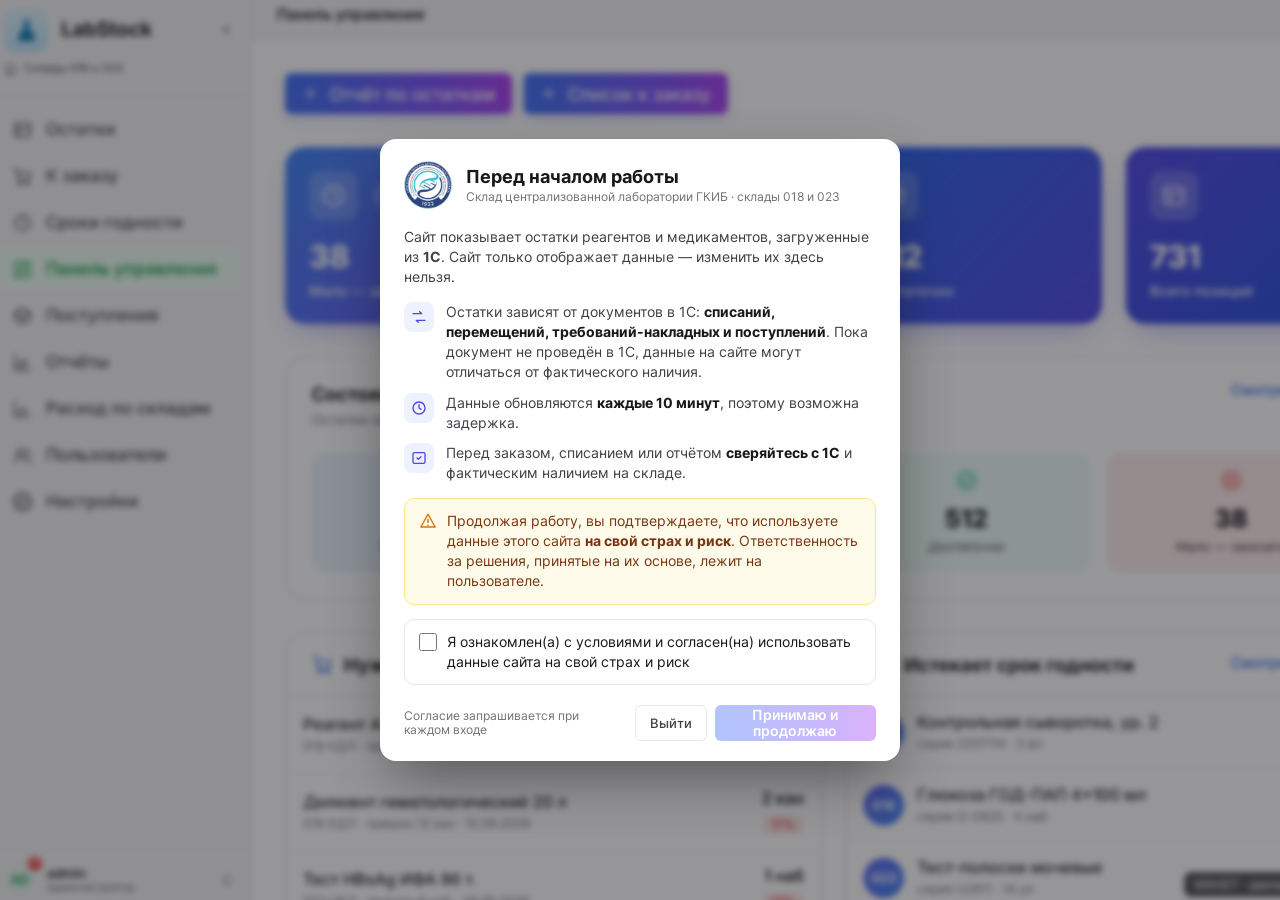
<file: Project/mockups/consent-modal.html>
<!doctype html>
<html lang="ru">
<head>
<meta charset="utf-8">
<meta name="viewport" content="width=device-width, initial-scale=1">
<title>Макет — согласие после входа</title>
<style>
@font-face{font-family:Inter;font-weight:100 900;src:url(../app/public/fonts/inter-cyrillic-wght-normal.woff2) format("woff2");unicode-range:U+0400-045F,U+2116}
@font-face{font-family:Inter;font-weight:100 900;src:url(../app/public/fonts/inter-latin-wght-normal.woff2) format("woff2");unicode-range:U+0000-00FF,U+2000-206F}
:root{--line:#e5e7eb;--ink:#18181b;--ink2:#3f3f46;--muted:#71717a}
*{box-sizing:border-box;margin:0}
body{font-family:Inter,"Segoe UI",Arial,sans-serif;color:var(--ink);-webkit-font-smoothing:antialiased;min-height:100vh;background:#fff}
.bg{position:fixed;inset:0;background:url(variant-C-panel.png) top left/cover no-repeat;filter:blur(3px);transform:scale(1.02)}
.overlay{position:fixed;inset:0;background:rgba(24,24,27,.45);display:flex;align-items:center;justify-content:center;padding:16px}
.modal{background:#fff;border-radius:16px;width:100%;max-width:520px;box-shadow:0 24px 60px -12px rgba(0,0,0,.45);overflow:hidden}
.mh{display:flex;gap:14px;align-items:center;padding:22px 24px 4px}
.mh img{width:48px;height:48px;border-radius:50%}
.mh .t{font-size:18px;font-weight:700}
.mh .s{font-size:12px;color:var(--muted);margin-top:2px}
.mb{padding:14px 24px 6px;display:flex;flex-direction:column;gap:14px;font-size:13.5px;line-height:1.5;color:var(--ink2)}
.pts{display:flex;flex-direction:column;gap:10px}
.pt{display:flex;gap:12px;align-items:flex-start}
.pt .ic{flex:none;width:30px;height:30px;border-radius:8px;background:#eef2ff;display:flex;align-items:center;justify-content:center}
.pt .ic svg{width:16px;height:16px;stroke:#4f46e5;fill:none;stroke-width:2;stroke-linecap:round;stroke-linejoin:round}
.pt b{color:var(--ink)}
.warn{display:flex;gap:10px;background:#fffbeb;border:1px solid #fde68a;border-radius:10px;padding:12px 14px;color:#78350f}
.warn svg{flex:none;width:18px;height:18px;stroke:#d97706;fill:none;stroke-width:2;stroke-linecap:round;stroke-linejoin:round;margin-top:1px}
.agree{display:flex;gap:10px;align-items:flex-start;padding:12px 14px;border:1px solid var(--line);border-radius:10px;cursor:pointer;user-select:none;color:var(--ink)}
.agree:hover{background:#fafafa}
.agree input{width:18px;height:18px;margin-top:1px;accent-color:#6d5af8;flex:none;cursor:pointer}
.mf{padding:14px 24px 20px;display:flex;justify-content:space-between;align-items:center;gap:10px}
.mf .note{font-size:11.5px;color:var(--muted)}
.btns{display:flex;gap:8px}
.btn2{height:36px;padding:0 14px;border:1px solid var(--line);background:#fff;border-radius:6px;font:500 13px Inter,sans-serif;cursor:pointer;color:var(--ink2)}
.btn2:hover{background:#fafafa}
.gbtn{height:36px;padding:0 16px;border:0;border-radius:6px;color:#fff;font:600 13.5px Inter,sans-serif;cursor:pointer;background:linear-gradient(90deg,#3b6ff5 0%,#7c4dfa 70%,#a83ef2 100%);box-shadow:0 4px 12px rgba(99,102,241,.28);transition:opacity .15s}
.gbtn:disabled{opacity:.4;cursor:not-allowed;box-shadow:none}
.done{display:none;position:fixed;left:50%;bottom:24px;transform:translateX(-50%);background:#18181b;color:#fff;padding:10px 16px;border-radius:10px;font-size:13px}
@media (max-width:560px){ .mf{flex-direction:column-reverse;align-items:stretch} .btns{justify-content:flex-end} }
</style>
</head>
<body>
<div class="bg"></div>
<div class="overlay" id="ov">
  <div class="modal" role="dialog" aria-modal="true" aria-labelledby="ct">
    <div class="mh">
      <img src="../app/public/logo.jpg" alt="">
      <div><div class="t" id="ct">Перед началом работы</div><div class="s">Склад централизованной лаборатории ГКИБ · склады 018 и 023</div></div>
    </div>
    <div class="mb">
      <div>Сайт показывает остатки реагентов и медикаментов, загруженные из <b>1С</b>. Сайт только отображает данные — изменить их здесь нельзя.</div>
      <div class="pts">
        <div class="pt"><div class="ic"><svg viewBox="0 0 24 24"><path d="M3 7h13l-3-3M21 17H8l3 3"/></svg></div>
          <div>Остатки зависят от документов в 1С: <b>списаний, перемещений, требований-накладных и поступлений</b>. Пока документ не проведён в 1С, данные на сайте могут отличаться от фактического наличия.</div></div>
        <div class="pt"><div class="ic"><svg viewBox="0 0 24 24"><circle cx="12" cy="12" r="9"/><path d="M12 7v5l3 2"/></svg></div>
          <div>Данные обновляются <b>каждые 10 минут</b>, поэтому возможна задержка.</div></div>
        <div class="pt"><div class="ic"><svg viewBox="0 0 24 24"><path d="M9 12l2 2 4-4"/><rect x="3" y="4" width="18" height="16" rx="2"/></svg></div>
          <div>Перед заказом, списанием или отчётом <b>сверяйтесь с 1С</b> и фактическим наличием на складе.</div></div>
      </div>
      <div class="warn"><svg viewBox="0 0 24 24"><path d="M12 3l9.5 17h-19z"/><path d="M12 10v4M12 17.5v.5"/></svg>
        <div>Продолжая работу, вы подтверждаете, что используете данные этого сайта <b>на свой страх и риск</b>. Ответственность за решения, принятые на их основе, лежит на пользователе.</div></div>
      <label class="agree"><input type="checkbox" id="chk">
        <span>Я ознакомлен(а) с условиями и согласен(на) использовать данные сайта на свой страх и риск</span></label>
    </div>
    <div class="mf">
      <div class="note">Согласие запрашивается при каждом входе</div>
      <div class="btns">
        <button class="btn2" id="out">Выйти</button>
        <button class="gbtn" id="go" disabled>Принимаю и продолжаю</button>
      </div>
    </div>
  </div>
</div>
<div class="done" id="done"></div>
<script>
const chk=document.getElementById('chk'), go=document.getElementById('go'), done=document.getElementById('done');
chk.addEventListener('change',()=>go.disabled=!chk.checked);
function msg(t){done.textContent=t;done.style.display='block';setTimeout(()=>{done.style.display='none';},2200);}
go.onclick=()=>{document.getElementById('ov').style.display='none';document.querySelector('.bg').style.filter='none';msg('Согласие сохранено — открыта Панель управления');};
document.getElementById('out').onclick=()=>msg('Выход → страница входа');
</script>
</body>
</html>
</file>
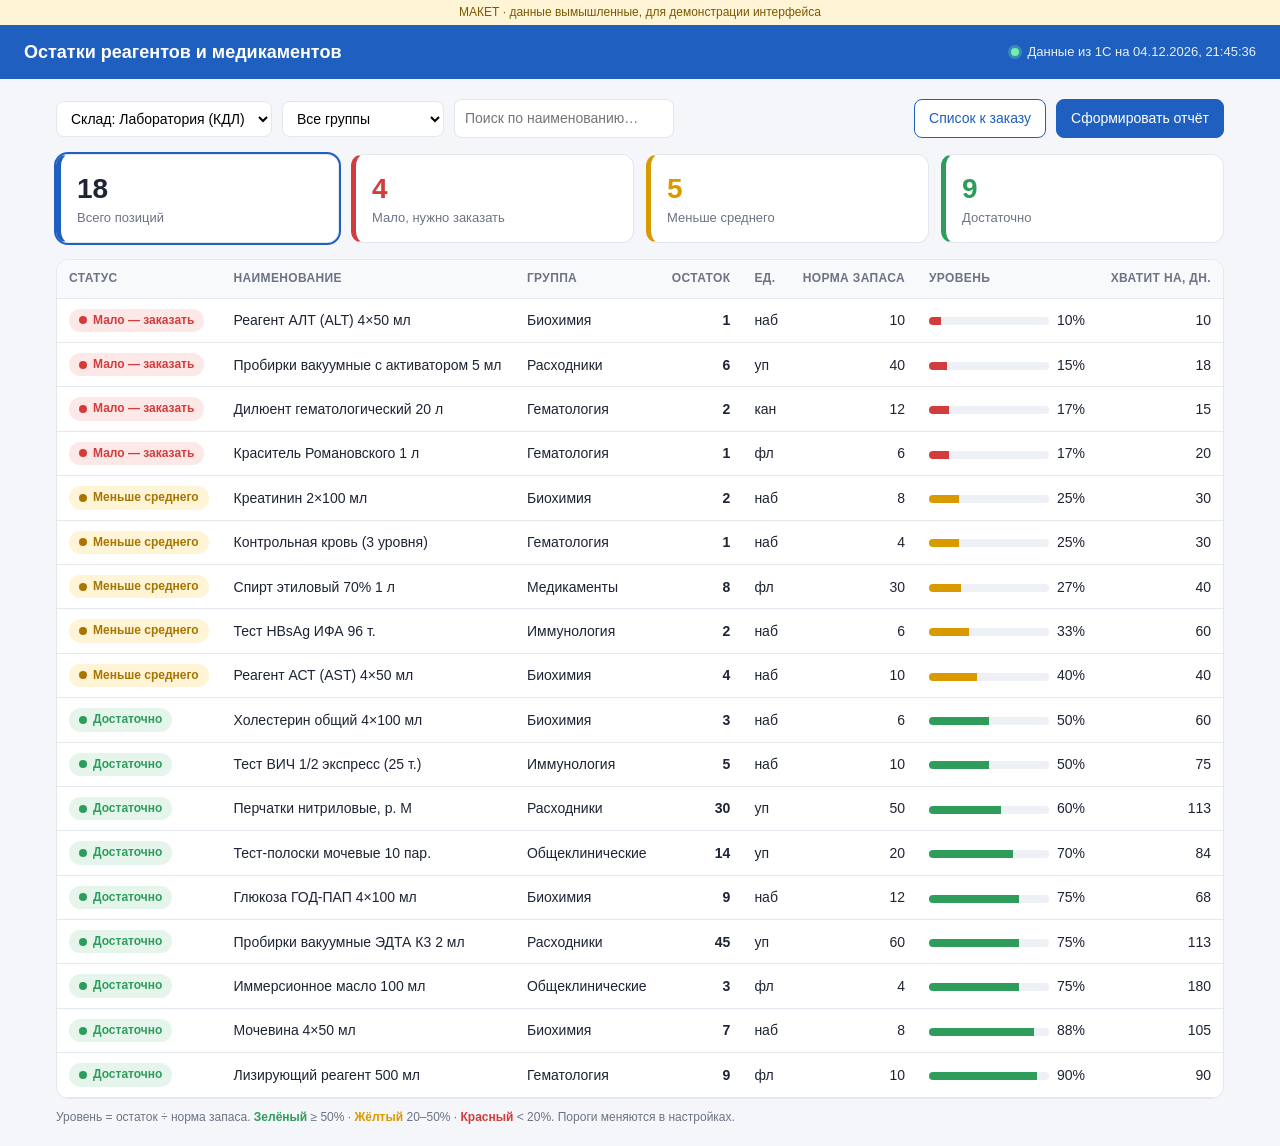
<file: Project/mockups/variant-A-table.html>
<!doctype html>
<html lang="ru">
<head>
<meta charset="utf-8">
<meta name="viewport" content="width=device-width, initial-scale=1">
<title>Остатки реагентов — Вариант A</title>
<style>
  :root{--bg:#f4f6f9;--card:#fff;--ink:#1d2433;--muted:#6b7385;--line:#e3e7ee;--accent:#1f5fbf;
        --green:#2e9d5b;--green-bg:#e6f5ec;--yellow:#d99a00;--yellow-bg:#fff4d6;--red:#d23c3c;--red-bg:#fde8e8}
  *{box-sizing:border-box}
  body{margin:0;background:var(--bg);color:var(--ink);font:14px/1.45 "Segoe UI",Roboto,Arial,sans-serif}
  header{background:var(--accent);color:#fff;padding:14px 24px;display:flex;align-items:center;gap:16px;flex-wrap:wrap}
  header h1{font-size:18px;margin:0;font-weight:600}
  header .sync{margin-left:auto;font-size:13px;opacity:.9;display:flex;align-items:center;gap:8px}
  .dot-live{width:8px;height:8px;border-radius:50%;background:#7CFFA8;box-shadow:0 0 0 3px rgba(124,255,168,.3)}
  main{max-width:1200px;margin:0 auto;padding:20px 16px}
  .toolbar{display:flex;gap:10px;flex-wrap:wrap;align-items:center;margin-bottom:16px}
  select,input{padding:8px 10px;border:1px solid var(--line);border-radius:8px;background:#fff;font:inherit}
  input{min-width:220px}
  .btn{padding:8px 14px;border-radius:8px;border:1px solid var(--accent);background:#fff;color:var(--accent);cursor:pointer;font:inherit}
  .btn.primary{background:var(--accent);color:#fff}
  .spacer{flex:1}
  .kpis{display:grid;grid-template-columns:repeat(4,1fr);gap:12px;margin-bottom:16px}
  .kpi{background:var(--card);border-radius:12px;padding:14px 16px;border:1px solid var(--line);cursor:pointer}
  .kpi .n{font-size:28px;font-weight:700}
  .kpi .l{color:var(--muted);font-size:13px}
  .kpi.red{border-left:5px solid var(--red)} .kpi.red .n{color:var(--red)}
  .kpi.yellow{border-left:5px solid var(--yellow)} .kpi.yellow .n{color:var(--yellow)}
  .kpi.green{border-left:5px solid var(--green)} .kpi.green .n{color:var(--green)}
  .kpi.all{border-left:5px solid var(--accent)}
  .kpi.active{outline:2px solid var(--accent)}
  .card{background:var(--card);border:1px solid var(--line);border-radius:12px;overflow:hidden}
  .scroll{overflow-x:auto}
  table{width:100%;border-collapse:collapse;min-width:820px}
  th,td{padding:10px 12px;border-bottom:1px solid var(--line);text-align:left;white-space:nowrap}
  th{background:#f8f9fb;color:var(--muted);font-weight:600;font-size:12px;text-transform:uppercase;letter-spacing:.03em;cursor:pointer}
  td.num{text-align:right;font-variant-numeric:tabular-nums}
  tr:hover td{background:#fafbfd}
  .badge{display:inline-flex;align-items:center;gap:6px;padding:3px 10px;border-radius:999px;font-size:12px;font-weight:600}
  .badge::before{content:"";width:8px;height:8px;border-radius:50%;background:currentColor}
  .b-red{color:var(--red);background:var(--red-bg)} .b-yellow{color:#a87500;background:var(--yellow-bg)} .b-green{color:var(--green);background:var(--green-bg)}
  .bar{width:120px;height:8px;background:#edf0f4;border-radius:4px;overflow:hidden;display:inline-block;vertical-align:middle;margin-right:8px}
  .bar i{display:block;height:100%}
  .legend{color:var(--muted);font-size:12px;margin-top:10px}
  .overlay{position:fixed;inset:0;background:rgba(255,255,255,.85);display:flex;align-items:center;justify-content:center;font-size:15px;gap:10px;z-index:10}
  .spin{width:20px;height:20px;border:3px solid #cdd6e4;border-top-color:var(--accent);border-radius:50%;animation:s 1s linear infinite}
  @keyframes s{to{transform:rotate(360deg)}}
  .demo{background:#fff4d6;color:#7a5a00;text-align:center;font-size:12px;padding:4px}
  @media(max-width:700px){.kpis{grid-template-columns:repeat(2,1fr)} input{min-width:0;flex:1}}
</style>
</head>
<body>
<div class="demo">МАКЕТ · данные вымышленные, для демонстрации интерфейса</div>
<div class="overlay" id="ov"><div class="spin"></div>Получаем остатки из 1С…</div>
<header>
  <h1>Остатки реагентов и медикаментов</h1>
  <div class="sync"><span class="dot-live"></span><span id="syncTime"></span></div>
</header>
<main>
  <div class="toolbar">
    <select><option>Склад: Лаборатория (КДЛ)</option><option>Аптечный склад</option><option>Все склады</option></select>
    <select id="grp"><option value="">Все группы</option></select>
    <input id="q" placeholder="Поиск по наименованию…">
    <span class="spacer"></span>
    <button class="btn" onclick="alert('В рабочей версии: Excel-файл со списком позиций в красной и жёлтой зоне')">Список к заказу</button>
    <button class="btn primary" onclick="alert('В рабочей версии: отчёт по остаткам из 1С в Excel / PDF')">Сформировать отчёт</button>
  </div>
  <div class="kpis" id="kpis"></div>
  <div class="card"><div class="scroll"><table>
    <thead><tr>
      <th data-k="status">Статус</th><th data-k="name">Наименование</th><th data-k="group">Группа</th>
      <th data-k="qty" style="text-align:right">Остаток</th><th>Ед.</th>
      <th data-k="norm" style="text-align:right">Норма запаса</th><th data-k="pct">Уровень</th>
      <th data-k="days" style="text-align:right">Хватит на, дн.</th>
    </tr></thead>
    <tbody id="tb"></tbody>
  </table></div></div>
  <div class="legend">Уровень = остаток ÷ норма запаса. <b style="color:var(--green)">Зелёный</b> ≥ 50% · <b style="color:var(--yellow)">Жёлтый</b> 20–50% · <b style="color:var(--red)">Красный</b> &lt; 20%. Пороги меняются в настройках.</div>
</main>
<script>
const D=[
 ["Реагент АЛТ (ALT) 4×50 мл","Биохимия","наб",1,10,3],["Реагент АСТ (AST) 4×50 мл","Биохимия","наб",4,10,3],
 ["Глюкоза ГОД-ПАП 4×100 мл","Биохимия","наб",9,12,4],["Креатинин 2×100 мл","Биохимия","наб",2,8,2],
 ["Мочевина 4×50 мл","Биохимия","наб",7,8,2],["Холестерин общий 4×100 мл","Биохимия","наб",3,6,1.5],
 ["Дилюент гематологический 20 л","Гематология","кан",2,12,4],["Лизирующий реагент 500 мл","Гематология","фл",9,10,3],
 ["Контрольная кровь (3 уровня)","Гематология","наб",1,4,1],["Тест-полоски мочевые 10 пар.","Общеклинические","уп",14,20,5],
 ["Пробирки вакуумные ЭДТА К3 2 мл","Расходники","уп",45,60,12],["Пробирки вакуумные с активатором 5 мл","Расходники","уп",6,40,10],
 ["Перчатки нитриловые, р. M","Расходники","уп",30,50,8],["Спирт этиловый 70% 1 л","Медикаменты","фл",8,30,6],
 ["Иммерсионное масло 100 мл","Общеклинические","фл",3,4,0.5],["Краситель Романовского 1 л","Гематология","фл",1,6,1.5],
 ["Тест ВИЧ 1/2 экспресс (25 т.)","Иммунология","наб",5,10,2],["Тест HBsAg ИФА 96 т.","Иммунология","наб",2,6,1]
].map(([name,group,unit,qty,norm,perMonth])=>{const pct=qty/norm*100;return{name,group,unit,qty,norm,pct,
  days:Math.round(qty/perMonth*30),status:pct<20?"red":pct<50?"yellow":"green"}});
const L={red:"Мало — заказать",yellow:"Меньше среднего",green:"Достаточно"},C={red:"var(--red)",yellow:"var(--yellow)",green:"var(--green)"};
let filt="",sortK="pct",asc=true;
const grp=document.getElementById("grp");[...new Set(D.map(d=>d.group))].forEach(g=>grp.add(new Option(g,g)));
function kpis(){const c=s=>D.filter(d=>d.status===s).length;
  document.getElementById("kpis").innerHTML=[["all","Всего позиций",D.length],["red","Мало, нужно заказать",c("red")],["yellow","Меньше среднего",c("yellow")],["green","Достаточно",c("green")]]
  .map(([k,l,n])=>`<div class="kpi ${k} ${(filt||"all")===k?"active":""}" onclick="filt='${k==="all"?"":k}';render()"><div class="n">${n}</div><div class="l">${l}</div></div>`).join("")}
function render(){kpis();const q=document.getElementById("q").value.toLowerCase(),g=grp.value;
  const rank={red:0,yellow:1,green:2};
  const rows=D.filter(d=>(!filt||d.status===filt)&&(!g||d.group===g)&&d.name.toLowerCase().includes(q))
   .sort((a,b)=>{let x=sortK==="status"?rank[a.status]-rank[b.status]:a[sortK]>b[sortK]?1:a[sortK]<b[sortK]?-1:0;return asc?x:-x});
  document.getElementById("tb").innerHTML=rows.map(d=>`<tr><td><span class="badge b-${d.status}">${L[d.status]}</span></td><td>${d.name}</td><td>${d.group}</td>
   <td class="num"><b>${d.qty}</b></td><td>${d.unit}</td><td class="num">${d.norm}</td>
   <td><span class="bar"><i style="width:${Math.min(d.pct,100)}%;background:${C[d.status]}"></i></span>${Math.round(d.pct)}%</td><td class="num">${d.days}</td></tr>`).join("")}
document.querySelectorAll("th[data-k]").forEach(th=>th.onclick=()=>{const k=th.dataset.k;asc=sortK===k?!asc:true;sortK=k;render()});
document.getElementById("q").oninput=render;grp.onchange=render;
document.getElementById("syncTime").textContent="Данные из 1С на "+new Date().toLocaleString("ru-RU");
setTimeout(()=>document.getElementById("ov").remove(),700);render();
</script>
</body>
</html>
</file>
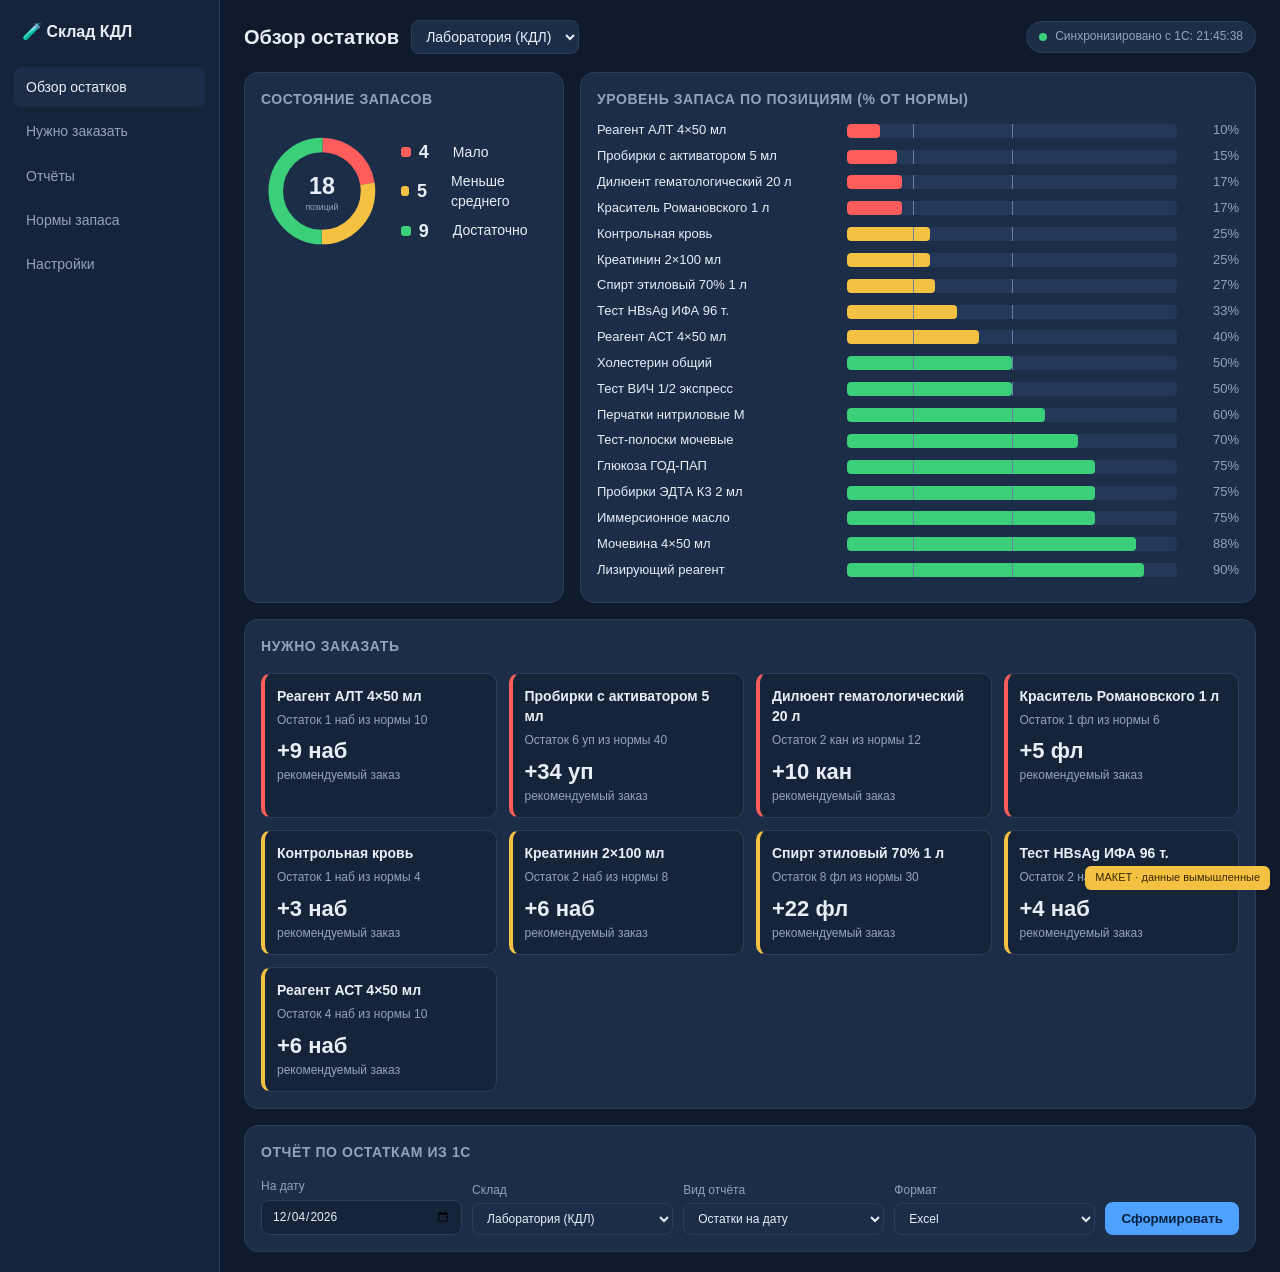
<file: Project/mockups/variant-B-dashboard.html>
<!doctype html>
<html lang="ru">
<head>
<meta charset="utf-8">
<meta name="viewport" content="width=device-width, initial-scale=1">
<title>Остатки реагентов — Вариант B</title>
<style>
  :root{--bg:#0f1b2d;--panel:#16243a;--card:#1c2d47;--ink:#e8eef8;--muted:#93a3bd;--line:#2a3d5c;--accent:#4ea1ff;
        --green:#3ccf7a;--yellow:#f5c142;--red:#ff5c5c}
  *{box-sizing:border-box}
  body{margin:0;background:var(--bg);color:var(--ink);font:14px/1.45 "Segoe UI",Roboto,Arial,sans-serif;display:flex;min-height:100vh}
  nav{width:220px;background:var(--panel);padding:20px 14px;flex-shrink:0;border-right:1px solid var(--line)}
  nav .logo{font-weight:700;font-size:16px;margin-bottom:24px;padding:0 8px}
  nav a{display:block;padding:10px 12px;border-radius:8px;color:var(--muted);text-decoration:none;margin-bottom:4px;cursor:pointer}
  nav a.on,nav a:hover{background:var(--card);color:var(--ink)}
  .wrap{flex:1;padding:20px 24px;min-width:0}
  .top{display:flex;align-items:center;gap:12px;flex-wrap:wrap;margin-bottom:18px}
  .top h1{margin:0;font-size:20px}
  .pill{margin-left:auto;background:var(--card);border:1px solid var(--line);padding:6px 12px;border-radius:999px;font-size:12px;color:var(--muted);display:flex;gap:8px;align-items:center}
  .pill i{width:8px;height:8px;border-radius:50%;background:var(--green)}
  select{background:var(--card);color:var(--ink);border:1px solid var(--line);border-radius:8px;padding:7px 10px;font:inherit}
  .grid{display:grid;grid-template-columns:320px 1fr;gap:16px}
  .card{background:var(--card);border:1px solid var(--line);border-radius:14px;padding:16px}
  .card h2{font-size:14px;margin:0 0 12px;color:var(--muted);font-weight:600;text-transform:uppercase;letter-spacing:.04em}
  .donut{display:flex;align-items:center;gap:18px}
  .lg div{display:flex;align-items:center;gap:8px;margin:6px 0}
  .lg b{font-size:18px;min-width:26px}
  .sw{width:10px;height:10px;border-radius:3px}
  .bars .row{display:grid;grid-template-columns:minmax(120px,240px) 1fr 52px;gap:10px;align-items:center;margin:7px 0;font-size:13px}
  .bars .nm{overflow:hidden;text-overflow:ellipsis;white-space:nowrap}
  .bars .tr{height:14px;background:#24385a;border-radius:4px;position:relative;overflow:hidden}
  .bars .tr i{position:absolute;left:0;top:0;bottom:0;border-radius:4px}
  .bars .tr .m50,.bars .tr .m20{position:absolute;top:-2px;bottom:-2px;width:1px;background:#6a7fa3}
  .bars .pc{text-align:right;color:var(--muted);font-variant-numeric:tabular-nums}
  .order{display:grid;grid-template-columns:repeat(auto-fill,minmax(220px,1fr));gap:12px;margin-top:16px}
  .oc{background:var(--panel);border:1px solid var(--line);border-left:4px solid var(--red);border-radius:10px;padding:12px}
  .oc.y{border-left-color:var(--yellow)}
  .oc .t{font-weight:600;margin-bottom:6px}
  .oc .s{color:var(--muted);font-size:12px}
  .oc .q{font-size:22px;font-weight:700;margin-top:6px}
  .rep{display:grid;grid-template-columns:repeat(4,1fr) auto;gap:10px;align-items:end;margin-top:16px}
  .rep label{font-size:12px;color:var(--muted);display:flex;flex-direction:column;gap:4px}
  .rep input{background:var(--panel);color:var(--ink);border:1px solid var(--line);border-radius:8px;padding:7px 10px;font:inherit}
  .btn{background:var(--accent);color:#06203f;border:0;border-radius:8px;padding:9px 16px;font-weight:600;cursor:pointer}
  .demo{position:fixed;bottom:10px;right:10px;background:var(--yellow);color:#3a2a00;font-size:11px;padding:4px 10px;border-radius:6px}
  @media(max-width:900px){body{flex-direction:column}nav{width:auto;display:flex;gap:4px;overflow-x:auto;padding:10px}nav .logo{display:none}
    .grid{grid-template-columns:1fr}.rep{grid-template-columns:1fr 1fr}.wrap{padding:16px}}
</style>
</head>
<body>
<nav>
  <div class="logo">🧪 Склад КДЛ</div>
  <a class="on">Обзор остатков</a><a>Нужно заказать</a><a>Отчёты</a><a>Нормы запаса</a><a>Настройки</a>
</nav>
<div class="wrap">
  <div class="top">
    <h1>Обзор остатков</h1>
    <select><option>Лаборатория (КДЛ)</option><option>Аптечный склад</option></select>
    <div class="pill"><i></i><span id="st"></span></div>
  </div>
  <div class="grid">
    <div class="card">
      <h2>Состояние запасов</h2>
      <div class="donut"><svg id="dn" width="140" height="140" viewBox="0 0 42 42"></svg><div class="lg" id="lg"></div></div>
    </div>
    <div class="card">
      <h2>Уровень запаса по позициям (% от нормы)</h2>
      <div class="bars" id="bars"></div>
    </div>
  </div>
  <div class="card" style="margin-top:16px">
    <h2>Нужно заказать</h2>
    <div class="order" id="ord"></div>
  </div>
  <div class="card" style="margin-top:16px">
    <h2>Отчёт по остаткам из 1С</h2>
    <div class="rep">
      <label>На дату<input type="date" id="dt"></label>
      <label>Склад<select><option>Лаборатория (КДЛ)</option><option>Все склады</option></select></label>
      <label>Вид отчёта<select><option>Остатки на дату</option><option>Движение за период</option><option>Позиции к заказу</option></select></label>
      <label>Формат<select><option>Excel</option><option>PDF</option></select></label>
      <button class="btn" onclick="alert('В рабочей версии: отчёт формируется по данным 1С и скачивается')">Сформировать</button>
    </div>
  </div>
</div>
<div class="demo">МАКЕТ · данные вымышленные</div>
<script>
const D=[["Реагент АЛТ 4×50 мл",1,10,"наб"],["Дилюент гематологический 20 л",2,12,"кан"],["Контрольная кровь",1,4,"наб"],
 ["Краситель Романовского 1 л",1,6,"фл"],["Пробирки с активатором 5 мл",6,40,"уп"],["Креатинин 2×100 мл",2,8,"наб"],
 ["Спирт этиловый 70% 1 л",8,30,"фл"],["Тест HBsAg ИФА 96 т.",2,6,"наб"],["Реагент АСТ 4×50 мл",4,10,"наб"],
 ["Холестерин общий",3,6,"наб"],["Тест ВИЧ 1/2 экспресс",5,10,"наб"],["Перчатки нитриловые M",30,50,"уп"],
 ["Тест-полоски мочевые",14,20,"уп"],["Глюкоза ГОД-ПАП",9,12,"наб"],["Пробирки ЭДТА К3 2 мл",45,60,"уп"],
 ["Иммерсионное масло",3,4,"фл"],["Мочевина 4×50 мл",7,8,"наб"],["Лизирующий реагент",9,10,"фл"]]
 .map(([n,q,m,u])=>{const p=q/m*100;return{n,q,m,u,p,s:p<20?"red":p<50?"yellow":"green"}}).sort((a,b)=>a.p-b.p);
const C={red:"var(--red)",yellow:"var(--yellow)",green:"var(--green)"},L={red:"Мало",yellow:"Меньше среднего",green:"Достаточно"};
const cnt=s=>D.filter(d=>d.s===s).length;
let off=25,svg='<circle cx="21" cy="21" r="15.9" fill="none" stroke="#24385a" stroke-width="5"/>';
["red","yellow","green"].forEach(s=>{const v=cnt(s)/D.length*100;svg+=`<circle cx="21" cy="21" r="15.9" fill="none" stroke="${C[s]}" stroke-width="5" stroke-dasharray="${v} ${100-v}" stroke-dashoffset="${off}"/>`;off-=v});
svg+=`<text x="21" y="22" text-anchor="middle" fill="#e8eef8" font-size="8" font-weight="700">${D.length}</text><text x="21" y="27.5" text-anchor="middle" fill="#93a3bd" font-size="3">позиций</text>`;
dn.innerHTML=svg;
lg.innerHTML=["red","yellow","green"].map(s=>`<div><span class="sw" style="background:${C[s]}"></span><b>${cnt(s)}</b>${L[s]}</div>`).join("");
bars.innerHTML=D.map(d=>`<div class="row"><span class="nm" title="${d.n}">${d.n}</span><span class="tr"><i style="width:${Math.min(d.p,100)}%;background:${C[d.s]}"></i><span class="m20" style="left:20%"></span><span class="m50" style="left:50%"></span></span><span class="pc">${Math.round(d.p)}%</span></div>`).join("");
ord.innerHTML=D.filter(d=>d.s!=="green").map(d=>`<div class="oc ${d.s==="yellow"?"y":""}"><div class="t">${d.n}</div><div class="s">Остаток ${d.q} ${d.u} из нормы ${d.m}</div><div class="q">+${d.m-d.q} ${d.u}</div><div class="s">рекомендуемый заказ</div></div>`).join("");
st.textContent="Синхронизировано с 1С: "+new Date().toLocaleTimeString("ru-RU");
document.getElementById("dt").valueAsDate=new Date();
</script>
</body>
</html>
</file>
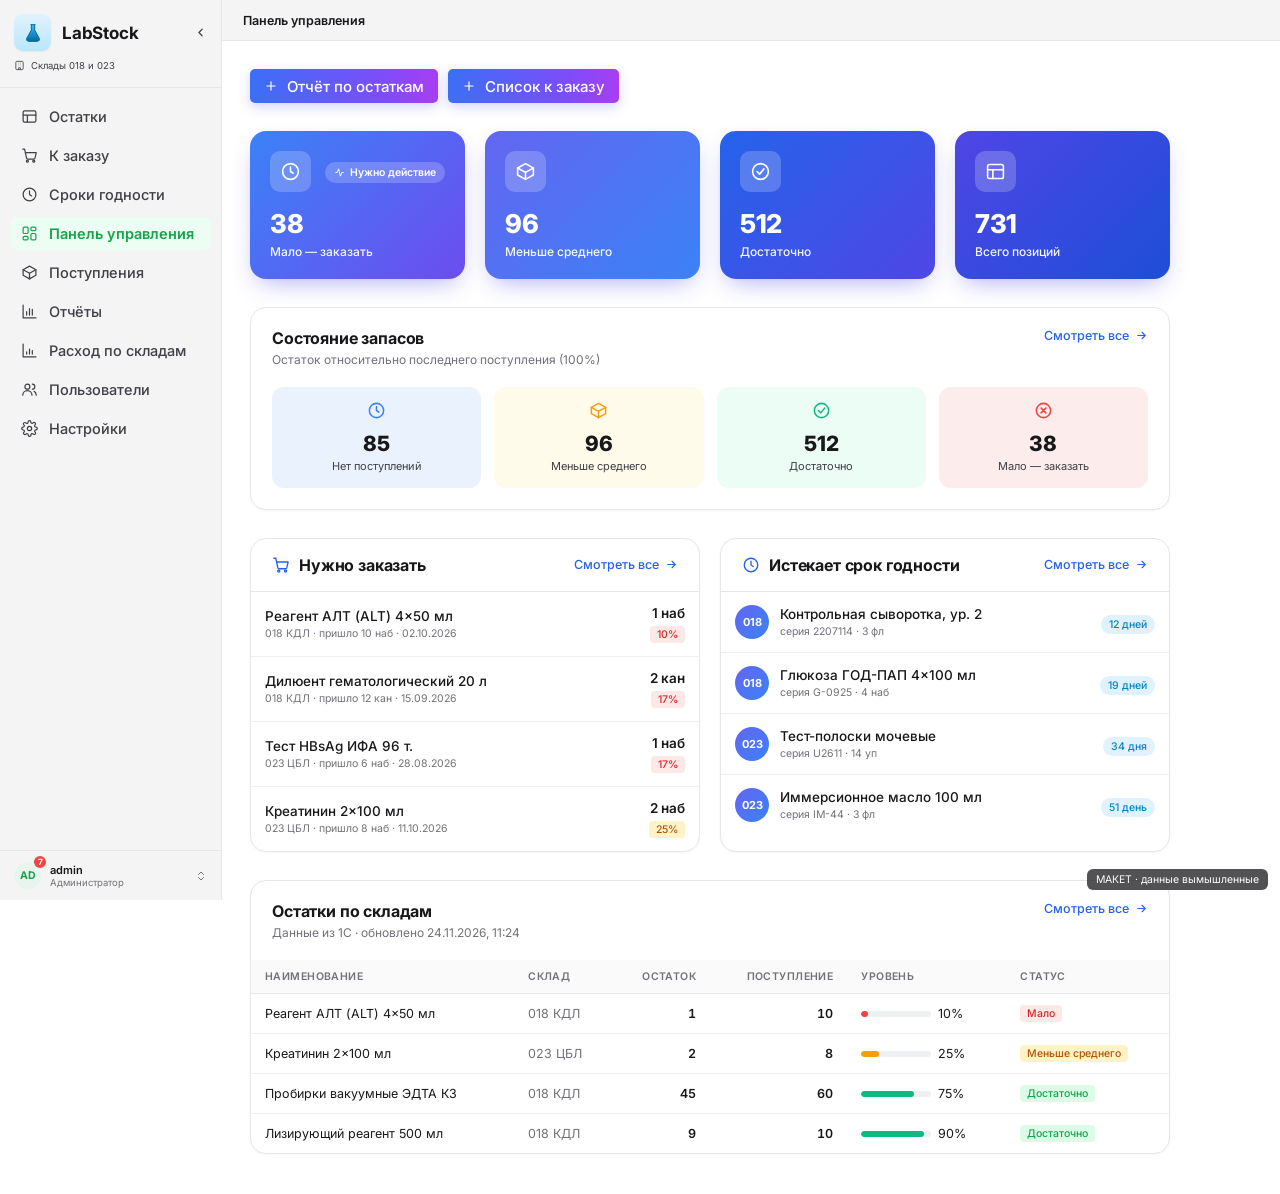
<file: Project/mockups/variant-C-panel.html>
<!doctype html>
<html lang="ru">
<head>
<meta charset="utf-8">
<meta name="viewport" content="width=device-width, initial-scale=1">
<title>LabStock — Панель управления (макет)</title>
<link rel="preconnect" href="https://fonts.googleapis.com">
<link href="https://fonts.googleapis.com/css2?family=Inter:wght@400;500;600;700;800&display=swap" rel="stylesheet">
<style>
  :root{
    --sidebar:#f4f4f5; --line:#e5e7eb; --ink:#18181b; --ink2:#3f3f46; --muted:#71717a;
    --link:#2563eb; --green:#16a34a; --green-bg:#ecfdf3;
  }
  *{box-sizing:border-box;margin:0}
  body{font-family:Inter,"SF Pro Text",-apple-system,"Segoe UI",Roboto,Arial,sans-serif;color:var(--ink);background:#fff;-webkit-font-smoothing:antialiased}
  .app{display:flex;min-height:100vh}

  /* ---------- Sidebar ---------- */
  aside{width:222px;flex-shrink:0;background:var(--sidebar);border-right:1px solid var(--line);display:flex;flex-direction:column;position:sticky;top:0;height:100vh}
  .brand{padding:14px 14px 16px;border-bottom:1px solid var(--line)}
  .brand-row{display:flex;align-items:center;gap:11px}
  .logo{width:37px;height:37px;border-radius:9px;background:linear-gradient(180deg,#e0f2fe,#bae6fd);display:grid;place-items:center;box-shadow:0 1px 2px rgba(0,0,0,.06)}
  .brand h1{font-size:17px;font-weight:700;letter-spacing:-.01em;flex:1}
  .collapse{color:var(--ink2);display:grid;place-items:center}
  .branch{display:flex;align-items:center;gap:6px;margin-top:9px;font-size:9.5px;color:var(--ink2)}
  nav{padding:12px 10px;display:flex;flex-direction:column;gap:6px}
  nav a{display:flex;align-items:center;gap:11px;padding:8px 11px;border-radius:7px;color:var(--ink2);text-decoration:none;font-size:14.5px;font-weight:500}
  nav a svg{width:17px;height:17px;flex-shrink:0;stroke:currentColor;fill:none;stroke-width:1.7;stroke-linecap:round;stroke-linejoin:round}
  nav a:hover{background:#ececee}
  nav a.active{background:var(--green-bg);color:var(--green);font-weight:600}
  .me{margin-top:auto;border-top:1px solid var(--line);padding:11px 14px;display:flex;align-items:center;gap:9px}
  .ava{width:27px;height:27px;border-radius:50%;background:#e8f5ee;color:#16a34a;font-size:10.5px;font-weight:700;display:grid;place-items:center;position:relative}
  .ava b{position:absolute;top:-8px;right:-7px;background:#ef4444;color:#fff;font-size:8.5px;font-weight:700;min-width:16px;height:16px;border-radius:8px;display:grid;place-items:center;border:2px solid var(--sidebar);padding:0 3px}
  .me .n{font-size:11px;font-weight:600} .me .r{font-size:9.5px;color:var(--muted)}
  .me .chev{margin-left:auto;color:var(--muted)}

  /* ---------- Main ---------- */
  main{flex:1;min-width:0;background:#fff}
  .topbar{height:41px;border-bottom:1px solid var(--line);background:#f4f4f5;display:flex;align-items:center;padding:0 21px;font-size:12.5px;font-weight:600}
  .content{padding:28px 28px 40px;max-width:976px}
  .actions{display:flex;gap:10px;margin-bottom:28px}
  .gbtn{display:inline-flex;align-items:center;gap:9px;height:34px;padding:0 14px;border:0;border-radius:5px;color:#fff;font:500 15px Inter,sans-serif;cursor:pointer;
        background:linear-gradient(90deg,#3b6ff5 0%,#7c4dfa 70%,#a83ef2 100%);box-shadow:0 4px 12px rgba(99,102,241,.28)}
  .gbtn svg{width:14px;height:14px;stroke:#fff;stroke-width:2;fill:none;stroke-linecap:round}

  .kpis{display:grid;grid-template-columns:repeat(4,1fr);gap:20px;margin-bottom:28px}
  .kpi{border-radius:16px;padding:20px;color:#fff;min-height:147px;position:relative;box-shadow:0 10px 24px -8px rgba(79,70,229,.45)}
  .kpi.k1{background:linear-gradient(135deg,#3b82f6 0%,#6d4cf0 100%)}
  .kpi.k2{background:linear-gradient(135deg,#6366f1 0%,#3b82f6 100%)}
  .kpi.k3{background:linear-gradient(135deg,#2563eb 0%,#4f46e5 100%)}
  .kpi.k4{background:linear-gradient(135deg,#4f46e5 0%,#1d4ed8 100%)}
  .kpi .ic{width:41px;height:41px;border-radius:10px;background:rgba(255,255,255,.2);display:grid;place-items:center}
  .kpi .ic svg{width:21px;height:21px;stroke:#fff;fill:none;stroke-width:1.8;stroke-linecap:round;stroke-linejoin:round}
  .kpi .badge{position:absolute;top:31px;right:20px;background:rgba(255,255,255,.2);border-radius:999px;padding:4px 9px;font-size:10.5px;font-weight:600;display:flex;align-items:center;gap:5px}
  .kpi .badge svg{width:11px;height:11px;stroke:#fff;fill:none;stroke-width:2}
  .kpi .num{font-size:26px;font-weight:800;margin-top:18px;letter-spacing:-.01em;line-height:1.1}
  .kpi .lbl{font-size:12px;font-weight:500;margin-top:5px;opacity:.95}

  .card{border:1px solid var(--line);border-radius:16px;background:#fff;box-shadow:0 1px 3px rgba(0,0,0,.04)}
  .card-h{display:flex;align-items:flex-start;justify-content:space-between;padding:20px 21px}
  .card-h h2{font-size:16px;font-weight:700;letter-spacing:-.01em;display:flex;align-items:center;gap:9px}
  .card-h h2 svg{width:18px;height:18px;stroke:var(--link);fill:none;stroke-width:1.8;stroke-linecap:round;stroke-linejoin:round}
  .card-h p{font-size:12px;color:var(--muted);margin-top:4px}
  .more{color:var(--link);font-size:12.5px;font-weight:500;text-decoration:none;display:flex;align-items:center;gap:6px;white-space:nowrap}
  .more svg{width:13px;height:13px;stroke:currentColor;fill:none;stroke-width:2;stroke-linecap:round}
  .progress{margin-bottom:28px}
  .tiles{display:grid;grid-template-columns:repeat(4,1fr);gap:13px;padding:0 21px 21px}
  .tile{border-radius:12px;padding:14px 10px 15px;text-align:center}
  .tile svg{width:19px;height:19px;fill:none;stroke-width:1.9;stroke-linecap:round;stroke-linejoin:round}
  .tile .num{font-size:21px;font-weight:800;margin-top:7px}
  .tile .lbl{font-size:11px;color:var(--ink2);margin-top:3px}
  .t-blue{background:#eaf3fd} .t-blue svg{stroke:#3b82f6}
  .t-yellow{background:#fffbeb} .t-yellow svg{stroke:#f59e0b}
  .t-green{background:#ecfdf5} .t-green svg{stroke:#10b981}
  .t-red{background:#fdecec} .t-red svg{stroke:#ef4444}

  .two{display:grid;grid-template-columns:1fr 1fr;gap:20px;margin-bottom:28px}
  .two .card-h{border-bottom:1px solid var(--line);align-items:center;padding:16px 21px}
  .row{display:flex;justify-content:space-between;align-items:center;padding:13px 14px;border-bottom:1px solid #f0f0f2}
  .row:last-child{border-bottom:0}
  .row .t{font-size:13.5px;font-weight:500;max-width:270px;white-space:nowrap;overflow:hidden;text-overflow:ellipsis}
  .row .s{font-size:10.5px;color:var(--muted);margin-top:3px}
  .row .r{text-align:right}
  .row .amt{font-size:13.5px;font-weight:600}
  .pill{display:inline-block;margin-top:5px;padding:2px 7px;border-radius:4px;font-size:10.5px;font-weight:500}
  .p-green{background:#dcfce7;color:#16a34a} .p-red{background:#fde8e8;color:#dc2626}
  .p-yellow{background:#fef3c7;color:#b45309} .p-blue{background:#e0f2fe;color:#0284c7;border-radius:999px;padding:3px 8px}
  .wh{display:flex;align-items:center;gap:11px}
  .wh .av{width:34px;height:34px;border-radius:50%;background:linear-gradient(135deg,#6366f1,#3b82f6);color:#fff;font-size:11px;font-weight:700;display:grid;place-items:center;flex-shrink:0}

  table{width:100%;border-collapse:collapse;font-size:12.5px}
  th{font-size:10.5px;font-weight:600;color:var(--muted);text-transform:uppercase;letter-spacing:.04em;text-align:left;padding:10px 14px;border-bottom:1px solid var(--line);background:#fafafa}
  td{padding:11px 14px;border-bottom:1px solid #f0f0f2}
  tr:last-child td{border-bottom:0}
  td.n{text-align:right;font-variant-numeric:tabular-nums;font-weight:600}
  .bar{display:inline-block;width:70px;height:6px;border-radius:3px;background:#eef0f4;overflow:hidden;vertical-align:middle;margin-right:7px}
  .bar i{display:block;height:100%;border-radius:3px}
  .muted{color:var(--muted)}
  .stamp{position:fixed;right:12px;bottom:10px;background:#18181b;color:#fff;font-size:10.5px;padding:4px 9px;border-radius:6px;opacity:.75}
</style>
</head>
<body>
<div class="app">
  <aside>
    <div class="brand">
      <div class="brand-row">
        <div class="logo">
          <svg width="20" height="20" viewBox="0 0 24 24"><defs><linearGradient id="g" x1="0" y1="0" x2="0" y2="1"><stop offset="0" stop-color="#38bdf8"/><stop offset="1" stop-color="#0369a1"/></linearGradient></defs><path d="M9 2h6M10 2v6.5L4.6 18.2A2.5 2.5 0 0 0 6.8 22h10.4a2.5 2.5 0 0 0 2.2-3.8L14 8.5V2" fill="url(#g)" stroke="#0369a1" stroke-width="1.2" stroke-linejoin="round"/></svg>
        </div>
        <h1>LabStock</h1>
        <span class="collapse"><svg width="13" height="13" viewBox="0 0 24 24" fill="none" stroke="currentColor" stroke-width="2.2" stroke-linecap="round"><path d="m15 18-6-6 6-6"/></svg></span>
      </div>
      <div class="branch"><svg width="11" height="11" viewBox="0 0 24 24" fill="none" stroke="currentColor" stroke-width="1.8"><rect x="4" y="3" width="16" height="18" rx="2"/><path d="M9 7h1M14 7h1M9 11h1M14 11h1M10 21v-4h4v4"/></svg>Склады 018 и 023</div>
    </div>
    <nav>
      <a href="#"><svg viewBox="0 0 24 24"><path d="M3 3h18v18H3z" style="display:none"/><rect x="3" y="4" width="18" height="16" rx="2"/><path d="M3 10h18M9 10v10"/></svg>Остатки</a>
      <a href="#"><svg viewBox="0 0 24 24"><circle cx="9" cy="20" r="1.4"/><circle cx="18" cy="20" r="1.4"/><path d="M2.5 3h2.6l2.6 12.4a2 2 0 0 0 2 1.6h8.2a2 2 0 0 0 1.9-1.5L21.5 8H6"/></svg>К заказу</a>
      <a href="#"><svg viewBox="0 0 24 24"><circle cx="12" cy="12" r="9"/><path d="M12 7v5l3 2"/></svg>Сроки годности</a>
      <a href="#" class="active"><svg viewBox="0 0 24 24"><rect x="3" y="3" width="7" height="9" rx="1.5"/><rect x="14" y="3" width="7" height="5" rx="1.5"/><rect x="14" y="12" width="7" height="9" rx="1.5"/><rect x="3" y="16" width="7" height="5" rx="1.5"/></svg>Панель управления</a>
      <a href="#"><svg viewBox="0 0 24 24"><path d="M21 8 12 3 3 8v8l9 5 9-5z"/><path d="m3 8 9 5 9-5M12 13v8"/></svg>Поступления</a>
      <a href="#"><svg viewBox="0 0 24 24"><path d="M3 3v18h18"/><path d="M8 17v-5M12 17V8M16 17v-8"/></svg>Отчёты</a>
      <a href="#"><svg viewBox="0 0 24 24"><path d="M3 3v18h18"/><path d="M8 17v-3M12 17v-7M16 17v-5"/></svg>Расход по складам</a>
      <a href="#"><svg viewBox="0 0 24 24"><circle cx="9" cy="8" r="3.5"/><path d="M2.5 20a6.5 6.5 0 0 1 13 0"/><path d="M16 4.5a3.5 3.5 0 0 1 0 7M18.5 14.5A6.5 6.5 0 0 1 21.5 20"/></svg>Пользователи</a>
      <a href="#"><svg viewBox="0 0 24 24"><circle cx="12" cy="12" r="3"/><path d="M19.4 15a1.7 1.7 0 0 0 .3 1.8l.1.1a2 2 0 1 1-2.8 2.8l-.1-.1a1.7 1.7 0 0 0-1.8-.3 1.7 1.7 0 0 0-1 1.5V21a2 2 0 1 1-4 0v-.1a1.7 1.7 0 0 0-1.1-1.5 1.7 1.7 0 0 0-1.8.3l-.1.1a2 2 0 1 1-2.8-2.8l.1-.1a1.7 1.7 0 0 0 .3-1.8 1.7 1.7 0 0 0-1.5-1H3a2 2 0 1 1 0-4h.1a1.7 1.7 0 0 0 1.5-1.1 1.7 1.7 0 0 0-.3-1.8l-.1-.1a2 2 0 1 1 2.8-2.8l.1.1a1.7 1.7 0 0 0 1.8.3H9a1.7 1.7 0 0 0 1-1.5V3a2 2 0 1 1 4 0v.1a1.7 1.7 0 0 0 1 1.5 1.7 1.7 0 0 0 1.8-.3l.1-.1a2 2 0 1 1 2.8 2.8l-.1.1a1.7 1.7 0 0 0-.3 1.8V9a1.7 1.7 0 0 0 1.5 1H21a2 2 0 1 1 0 4h-.1a1.7 1.7 0 0 0-1.5 1z"/></svg>Настройки</a>
    </nav>
    <div class="me">
      <div class="ava">AD<b>7</b></div>
      <div><div class="n">admin</div><div class="r">Администратор</div></div>
      <svg class="chev" width="12" height="12" viewBox="0 0 24 24" fill="none" stroke="currentColor" stroke-width="2" stroke-linecap="round"><path d="m7 15 5 5 5-5M7 9l5-5 5 5"/></svg>
    </div>
  </aside>

  <main>
    <div class="topbar">Панель управления</div>
    <div class="content">
      <div class="actions">
        <button class="gbtn"><svg viewBox="0 0 24 24"><path d="M12 5v14M5 12h14"/></svg>Отчёт по остаткам</button>
        <button class="gbtn"><svg viewBox="0 0 24 24"><path d="M12 5v14M5 12h14"/></svg>Список к заказу</button>
      </div>

      <div class="kpis">
        <div class="kpi k1">
          <div class="ic"><svg viewBox="0 0 24 24"><circle cx="12" cy="12" r="9"/><path d="M12 7v5l3 2"/></svg></div>
          <div class="badge"><svg viewBox="0 0 24 24"><path d="M3 12h4l3-8 4 16 3-8h4"/></svg>Нужно действие</div>
          <div class="num">38</div><div class="lbl">Мало — заказать</div>
        </div>
        <div class="kpi k2">
          <div class="ic"><svg viewBox="0 0 24 24"><path d="M21 8 12 3 3 8v8l9 5 9-5z"/><path d="m3 8 9 5 9-5M12 13v8"/></svg></div>
          <div class="num">96</div><div class="lbl">Меньше среднего</div>
        </div>
        <div class="kpi k3">
          <div class="ic"><svg viewBox="0 0 24 24"><circle cx="12" cy="12" r="9"/><path d="m8 12 3 3 5-6"/></svg></div>
          <div class="num">512</div><div class="lbl">Достаточно</div>
        </div>
        <div class="kpi k4">
          <div class="ic"><svg viewBox="0 0 24 24"><rect x="3" y="4" width="18" height="16" rx="2"/><path d="M3 10h18M9 10v10"/></svg></div>
          <div class="num">731</div><div class="lbl">Всего позиций</div>
        </div>
      </div>

      <div class="card progress">
        <div class="card-h">
          <div><h2>Состояние запасов</h2><p>Остаток относительно последнего поступления (100%)</p></div>
          <a class="more" href="#">Смотреть все <svg viewBox="0 0 24 24"><path d="M5 12h14M13 6l6 6-6 6"/></svg></a>
        </div>
        <div class="tiles">
          <div class="tile t-blue"><svg viewBox="0 0 24 24"><circle cx="12" cy="12" r="9"/><path d="M12 7v5l3 2"/></svg><div class="num">85</div><div class="lbl">Нет поступлений</div></div>
          <div class="tile t-yellow"><svg viewBox="0 0 24 24"><path d="M21 8 12 3 3 8v8l9 5 9-5z"/><path d="m3 8 9 5 9-5M12 13v8"/></svg><div class="num">96</div><div class="lbl">Меньше среднего</div></div>
          <div class="tile t-green"><svg viewBox="0 0 24 24"><circle cx="12" cy="12" r="9"/><path d="m8 12 3 3 5-6"/></svg><div class="num">512</div><div class="lbl">Достаточно</div></div>
          <div class="tile t-red"><svg viewBox="0 0 24 24"><circle cx="12" cy="12" r="9"/><path d="m9 9 6 6M15 9l-6 6"/></svg><div class="num">38</div><div class="lbl">Мало — заказать</div></div>
        </div>
      </div>

      <div class="two">
        <div class="card">
          <div class="card-h">
            <h2><svg viewBox="0 0 24 24"><circle cx="9" cy="20" r="1.4"/><circle cx="18" cy="20" r="1.4"/><path d="M2.5 3h2.6l2.6 12.4a2 2 0 0 0 2 1.6h8.2a2 2 0 0 0 1.9-1.5L21.5 8H6"/></svg>Нужно заказать</h2>
            <a class="more" href="#">Смотреть все <svg viewBox="0 0 24 24"><path d="M5 12h14M13 6l6 6-6 6"/></svg></a>
          </div>
          <div class="row"><div><div class="t">Реагент АЛТ (ALT) 4×50 мл</div><div class="s">018 КДЛ · пришло 10 наб · 02.10.2026</div></div><div class="r"><div class="amt">1 наб</div><span class="pill p-red">10%</span></div></div>
          <div class="row"><div><div class="t">Дилюент гематологический 20 л</div><div class="s">018 КДЛ · пришло 12 кан · 15.09.2026</div></div><div class="r"><div class="amt">2 кан</div><span class="pill p-red">17%</span></div></div>
          <div class="row"><div><div class="t">Тест HBsAg ИФА 96 т.</div><div class="s">023 ЦБЛ · пришло 6 наб · 28.08.2026</div></div><div class="r"><div class="amt">1 наб</div><span class="pill p-red">17%</span></div></div>
          <div class="row"><div><div class="t">Креатинин 2×100 мл</div><div class="s">023 ЦБЛ · пришло 8 наб · 11.10.2026</div></div><div class="r"><div class="amt">2 наб</div><span class="pill p-yellow">25%</span></div></div>
        </div>
        <div class="card">
          <div class="card-h">
            <h2><svg viewBox="0 0 24 24"><circle cx="12" cy="12" r="9"/><path d="M12 7v5l3 2"/></svg>Истекает срок годности</h2>
            <a class="more" href="#">Смотреть все <svg viewBox="0 0 24 24"><path d="M5 12h14M13 6l6 6-6 6"/></svg></a>
          </div>
          <div class="row"><div class="wh"><div class="av">018</div><div><div class="t">Контрольная сыворотка, ур. 2</div><div class="s">серия 2207114 · 3 фл</div></div></div><span class="pill p-blue">12 дней</span></div>
          <div class="row"><div class="wh"><div class="av">018</div><div><div class="t">Глюкоза ГОД-ПАП 4×100 мл</div><div class="s">серия G-0925 · 4 наб</div></div></div><span class="pill p-blue">19 дней</span></div>
          <div class="row"><div class="wh"><div class="av">023</div><div><div class="t">Тест-полоски мочевые</div><div class="s">серия U2611 · 14 уп</div></div></div><span class="pill p-blue">34 дня</span></div>
          <div class="row"><div class="wh"><div class="av">023</div><div><div class="t">Иммерсионное масло 100 мл</div><div class="s">серия IM-44 · 3 фл</div></div></div><span class="pill p-blue">51 день</span></div>
        </div>
      </div>

      <div class="card">
        <div class="card-h">
          <div><h2>Остатки по складам</h2><p>Данные из 1С · обновлено 24.11.2026, 11:24</p></div>
          <a class="more" href="#">Смотреть все <svg viewBox="0 0 24 24"><path d="M5 12h14M13 6l6 6-6 6"/></svg></a>
        </div>
        <table>
          <thead><tr><th>Наименование</th><th>Склад</th><th style="text-align:right">Остаток</th><th style="text-align:right">Поступление</th><th>Уровень</th><th>Статус</th></tr></thead>
          <tbody>
            <tr><td>Реагент АЛТ (ALT) 4×50 мл</td><td class="muted">018 КДЛ</td><td class="n">1</td><td class="n">10</td><td><span class="bar"><i style="width:10%;background:#ef4444"></i></span>10%</td><td><span class="pill p-red" style="margin:0">Мало</span></td></tr>
            <tr><td>Креатинин 2×100 мл</td><td class="muted">023 ЦБЛ</td><td class="n">2</td><td class="n">8</td><td><span class="bar"><i style="width:25%;background:#f59e0b"></i></span>25%</td><td><span class="pill p-yellow" style="margin:0">Меньше среднего</span></td></tr>
            <tr><td>Пробирки вакуумные ЭДТА К3</td><td class="muted">018 КДЛ</td><td class="n">45</td><td class="n">60</td><td><span class="bar"><i style="width:75%;background:#10b981"></i></span>75%</td><td><span class="pill p-green" style="margin:0">Достаточно</span></td></tr>
            <tr><td>Лизирующий реагент 500 мл</td><td class="muted">018 КДЛ</td><td class="n">9</td><td class="n">10</td><td><span class="bar"><i style="width:90%;background:#10b981"></i></span>90%</td><td><span class="pill p-green" style="margin:0">Достаточно</span></td></tr>
          </tbody>
        </table>
      </div>
    </div>
  </main>
</div>
<div class="stamp">МАКЕТ · данные вымышленные</div>
</body>
</html>
</file>
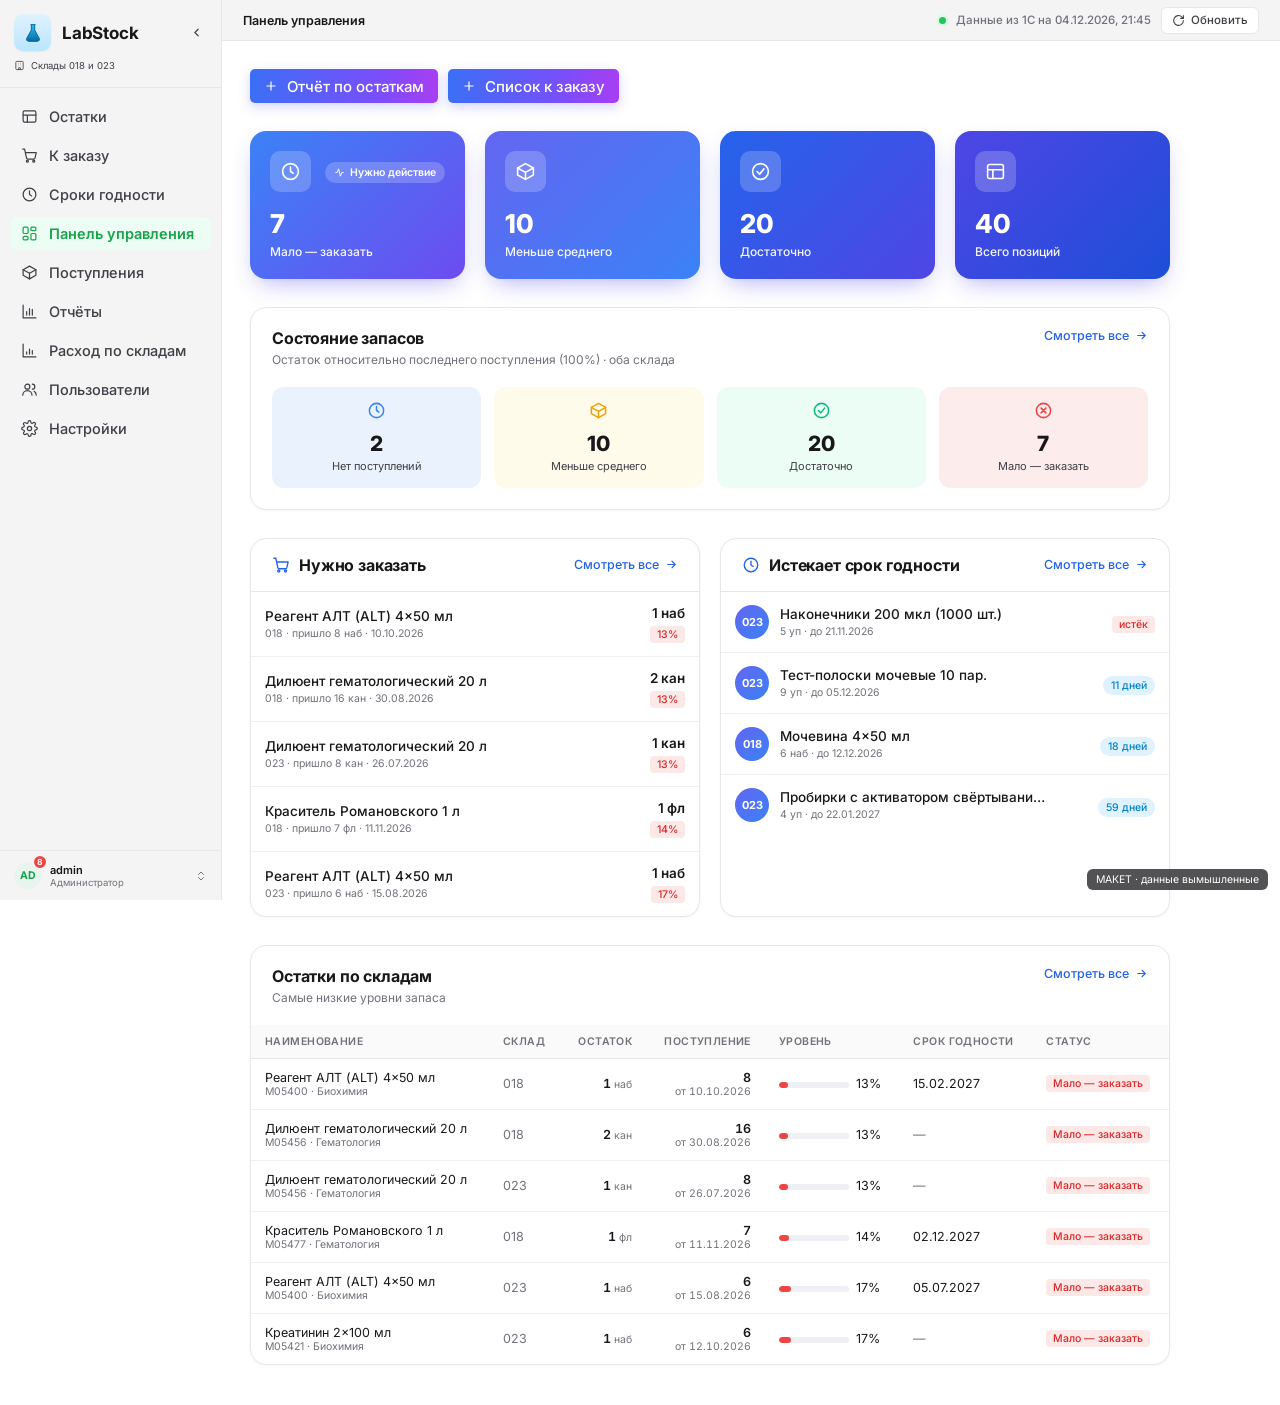
<file: Project/mockups/variant-C-prototype.html>
<!doctype html>
<html lang="ru">
<head>
<meta charset="utf-8">
<meta name="viewport" content="width=device-width, initial-scale=1">
<title>LabStock — кликабельный макет</title>
<link rel="preconnect" href="https://fonts.googleapis.com">
<link href="https://fonts.googleapis.com/css2?family=Inter:wght@400;500;600;700;800&display=swap" rel="stylesheet">
<style>
  :root{
    --sidebar:#f4f4f5; --line:#e5e7eb; --ink:#18181b; --ink2:#3f3f46; --muted:#71717a;
    --link:#2563eb; --green:#16a34a; --green-bg:#ecfdf3;
  }
  *{box-sizing:border-box;margin:0}
  body{font-family:Inter,"SF Pro Text",-apple-system,"Segoe UI",Roboto,Arial,sans-serif;color:var(--ink);background:#fff;-webkit-font-smoothing:antialiased}
  .app{display:flex;min-height:100vh}

  /* ---------- Sidebar ---------- */
  aside{width:222px;flex-shrink:0;background:var(--sidebar);border-right:1px solid var(--line);display:flex;flex-direction:column;position:sticky;top:0;height:100vh}
  .brand{padding:14px 14px 16px;border-bottom:1px solid var(--line)}
  .brand-row{display:flex;align-items:center;gap:11px}
  .logo{width:37px;height:37px;border-radius:9px;background:linear-gradient(180deg,#e0f2fe,#bae6fd);display:grid;place-items:center;box-shadow:0 1px 2px rgba(0,0,0,.06)}
  .brand h1{font-size:17px;font-weight:700;letter-spacing:-.01em;flex:1}
  .collapse{color:var(--ink2);display:grid;place-items:center}
  .branch{display:flex;align-items:center;gap:6px;margin-top:9px;font-size:9.5px;color:var(--ink2)}
  nav{padding:12px 10px;display:flex;flex-direction:column;gap:6px}
  nav a{display:flex;align-items:center;gap:11px;padding:8px 11px;border-radius:7px;color:var(--ink2);text-decoration:none;font-size:14.5px;font-weight:500}
  nav a svg{width:17px;height:17px;flex-shrink:0;stroke:currentColor;fill:none;stroke-width:1.7;stroke-linecap:round;stroke-linejoin:round}
  nav a:hover{background:#ececee}
  nav a.active{background:var(--green-bg);color:var(--green);font-weight:600}
  .me{margin-top:auto;border-top:1px solid var(--line);padding:11px 14px;display:flex;align-items:center;gap:9px}
  .ava{width:27px;height:27px;border-radius:50%;background:#e8f5ee;color:#16a34a;font-size:10.5px;font-weight:700;display:grid;place-items:center;position:relative}
  .ava b{position:absolute;top:-8px;right:-7px;background:#ef4444;color:#fff;font-size:8.5px;font-weight:700;min-width:16px;height:16px;border-radius:8px;display:grid;place-items:center;border:2px solid var(--sidebar);padding:0 3px}
  .me .n{font-size:11px;font-weight:600} .me .r{font-size:9.5px;color:var(--muted)}
  .me .chev{margin-left:auto;color:var(--muted)}

  /* ---------- Main ---------- */
  main{flex:1;min-width:0;background:#fff}
  .topbar{height:41px;border-bottom:1px solid var(--line);background:#f4f4f5;display:flex;align-items:center;padding:0 21px;font-size:12.5px;font-weight:600}
  .content{padding:28px 28px 40px;max-width:976px}
  .actions{display:flex;gap:10px;margin-bottom:28px}
  .gbtn{display:inline-flex;align-items:center;gap:9px;height:34px;padding:0 14px;border:0;border-radius:5px;color:#fff;font:500 15px Inter,sans-serif;cursor:pointer;
        background:linear-gradient(90deg,#3b6ff5 0%,#7c4dfa 70%,#a83ef2 100%);box-shadow:0 4px 12px rgba(99,102,241,.28)}
  .gbtn svg{width:14px;height:14px;stroke:#fff;stroke-width:2;fill:none;stroke-linecap:round}

  .kpis{display:grid;grid-template-columns:repeat(4,1fr);gap:20px;margin-bottom:28px}
  .kpi{border-radius:16px;padding:20px;color:#fff;min-height:147px;position:relative;box-shadow:0 10px 24px -8px rgba(79,70,229,.45)}
  .kpi.k1{background:linear-gradient(135deg,#3b82f6 0%,#6d4cf0 100%)}
  .kpi.k2{background:linear-gradient(135deg,#6366f1 0%,#3b82f6 100%)}
  .kpi.k3{background:linear-gradient(135deg,#2563eb 0%,#4f46e5 100%)}
  .kpi.k4{background:linear-gradient(135deg,#4f46e5 0%,#1d4ed8 100%)}
  .kpi .ic{width:41px;height:41px;border-radius:10px;background:rgba(255,255,255,.2);display:grid;place-items:center}
  .kpi .ic svg{width:21px;height:21px;stroke:#fff;fill:none;stroke-width:1.8;stroke-linecap:round;stroke-linejoin:round}
  .kpi .badge{position:absolute;top:31px;right:20px;background:rgba(255,255,255,.2);border-radius:999px;padding:4px 9px;font-size:10.5px;font-weight:600;display:flex;align-items:center;gap:5px}
  .kpi .badge svg{width:11px;height:11px;stroke:#fff;fill:none;stroke-width:2}
  .kpi .num{font-size:26px;font-weight:800;margin-top:18px;letter-spacing:-.01em;line-height:1.1}
  .kpi .lbl{font-size:12px;font-weight:500;margin-top:5px;opacity:.95}

  .card{border:1px solid var(--line);border-radius:16px;background:#fff;box-shadow:0 1px 3px rgba(0,0,0,.04)}
  .card-h{display:flex;align-items:flex-start;justify-content:space-between;padding:20px 21px}
  .card-h h2{font-size:16px;font-weight:700;letter-spacing:-.01em;display:flex;align-items:center;gap:9px}
  .card-h h2 svg{width:18px;height:18px;stroke:var(--link);fill:none;stroke-width:1.8;stroke-linecap:round;stroke-linejoin:round}
  .card-h p{font-size:12px;color:var(--muted);margin-top:4px}
  .more{color:var(--link);font-size:12.5px;font-weight:500;text-decoration:none;display:flex;align-items:center;gap:6px;white-space:nowrap}
  .more svg{width:13px;height:13px;stroke:currentColor;fill:none;stroke-width:2;stroke-linecap:round}
  .progress{margin-bottom:28px}
  .tiles{display:grid;grid-template-columns:repeat(4,1fr);gap:13px;padding:0 21px 21px}
  .tile{border-radius:12px;padding:14px 10px 15px;text-align:center}
  .tile svg{width:19px;height:19px;fill:none;stroke-width:1.9;stroke-linecap:round;stroke-linejoin:round}
  .tile .num{font-size:21px;font-weight:800;margin-top:7px}
  .tile .lbl{font-size:11px;color:var(--ink2);margin-top:3px}
  .t-blue{background:#eaf3fd} .t-blue svg{stroke:#3b82f6}
  .t-yellow{background:#fffbeb} .t-yellow svg{stroke:#f59e0b}
  .t-green{background:#ecfdf5} .t-green svg{stroke:#10b981}
  .t-red{background:#fdecec} .t-red svg{stroke:#ef4444}

  .two{display:grid;grid-template-columns:1fr 1fr;gap:20px;margin-bottom:28px}
  .two .card-h{border-bottom:1px solid var(--line);align-items:center;padding:16px 21px}
  .row{display:flex;justify-content:space-between;align-items:center;padding:13px 14px;border-bottom:1px solid #f0f0f2}
  .row:last-child{border-bottom:0}
  .row .t{font-size:13.5px;font-weight:500;max-width:270px;white-space:nowrap;overflow:hidden;text-overflow:ellipsis}
  .row .s{font-size:10.5px;color:var(--muted);margin-top:3px}
  .row .r{text-align:right}
  .row .amt{font-size:13.5px;font-weight:600}
  .pill{white-space:nowrap;display:inline-block;margin-top:5px;padding:2px 7px;border-radius:4px;font-size:10.5px;font-weight:500}
  .p-green{background:#dcfce7;color:#16a34a} .p-red{background:#fde8e8;color:#dc2626}
  .p-yellow{background:#fef3c7;color:#b45309} .p-blue{background:#e0f2fe;color:#0284c7;border-radius:999px;padding:3px 8px}
  .wh{display:flex;align-items:center;gap:11px}
  .wh .av{width:34px;height:34px;border-radius:50%;background:linear-gradient(135deg,#6366f1,#3b82f6);color:#fff;font-size:11px;font-weight:700;display:grid;place-items:center;flex-shrink:0}

  table{width:100%;border-collapse:collapse;font-size:12.5px}
  th{font-size:10.5px;font-weight:600;color:var(--muted);text-transform:uppercase;letter-spacing:.04em;text-align:left;padding:10px 14px;border-bottom:1px solid var(--line);background:#fafafa}
  td{padding:11px 14px;border-bottom:1px solid #f0f0f2}
  tr:last-child td{border-bottom:0}
  td.n{text-align:right;font-variant-numeric:tabular-nums;font-weight:600}
  .bar{display:inline-block;width:70px;height:6px;border-radius:3px;background:#eef0f4;overflow:hidden;vertical-align:middle;margin-right:7px}
  .bar i{display:block;height:100%;border-radius:3px}
  .muted{color:var(--muted)}
  .stamp{position:fixed;right:12px;bottom:10px;background:#18181b;color:#fff;font-size:10.5px;padding:4px 9px;border-radius:6px;opacity:.75}

  /* ---------- Prototype additions ---------- */
  a{color:inherit}
  nav a{cursor:pointer}
  .kpi,.tile{cursor:pointer;transition:transform .15s ease, box-shadow .15s ease}
  .kpi:hover{transform:translateY(-2px);box-shadow:0 14px 28px -8px rgba(79,70,229,.55)}
  .tile:hover{transform:translateY(-2px);box-shadow:0 6px 16px -8px rgba(0,0,0,.18)}
  .gbtn:hover{filter:brightness(1.05)} .gbtn:active{transform:translateY(1px)}
  .more{cursor:pointer}
  .row{cursor:pointer} .row:hover{background:#fafafa}
  .collapse{cursor:pointer;border-radius:6px;width:22px;height:22px} .collapse:hover{background:#e4e4e7}
  aside{transition:width .2s ease}
  .app.mini aside{width:64px}
  .app.mini .brand h1,.app.mini .branch,.app.mini nav a span,.app.mini .me .who,.app.mini .me .chev{display:none}
  .app.mini .brand-row{flex-direction:column;gap:8px}
  .app.mini .collapse svg{transform:rotate(180deg)}
  .app.mini nav a{justify-content:center;padding:9px 0}
  .app.mini .me{justify-content:center;padding:11px 0}
  .me{cursor:pointer;position:relative}
  .me:hover{background:#ececee}
  .menu{position:absolute;bottom:52px;left:10px;right:10px;background:#fff;border:1px solid var(--line);border-radius:10px;box-shadow:0 12px 32px -8px rgba(0,0,0,.18);padding:5px;display:none;z-index:20;min-width:180px}
  .menu.open{display:block}
  .menu button{display:flex;width:100%;align-items:center;gap:9px;border:0;background:none;padding:8px 10px;border-radius:6px;font:500 13px Inter,sans-serif;color:var(--ink2);cursor:pointer;text-align:left}
  .menu button:hover{background:#f4f4f5}
  .menu button.danger{color:#dc2626}
  .menu svg{width:15px;height:15px;stroke:currentColor;fill:none;stroke-width:1.8;stroke-linecap:round;stroke-linejoin:round}

  .topbar{justify-content:space-between}
  .sync{display:flex;align-items:center;gap:10px;font-weight:500;color:var(--muted);font-size:11.5px}
  .sync .dot{width:7px;height:7px;border-radius:50%;background:#22c55e;box-shadow:0 0 0 3px #dcfce7}
  .ibtn{display:inline-flex;align-items:center;gap:6px;height:27px;padding:0 10px;border:1px solid var(--line);background:#fff;border-radius:6px;font:500 11.5px Inter,sans-serif;color:var(--ink2);cursor:pointer}
  .ibtn:hover{background:#fafafa}
  .ibtn svg{width:13px;height:13px;stroke:currentColor;fill:none;stroke-width:2;stroke-linecap:round;stroke-linejoin:round}
  .spin svg{animation:sp 0.8s linear infinite} @keyframes sp{to{transform:rotate(360deg)}}

  .page-h{display:flex;align-items:flex-end;justify-content:space-between;gap:16px;margin-bottom:20px;flex-wrap:wrap}
  .page-h h2{font-size:20px;font-weight:700;letter-spacing:-.01em}
  .page-h p{font-size:12.5px;color:var(--muted);margin-top:4px}
  .toolbar{display:flex;gap:10px;align-items:center;flex-wrap:wrap;padding:14px 16px;border-bottom:1px solid var(--line)}
  .seg{display:inline-flex;background:#f4f4f5;border-radius:8px;padding:3px}
  .seg button{border:0;background:none;padding:6px 12px;border-radius:6px;font:500 12px Inter,sans-serif;color:var(--ink2);cursor:pointer}
  .seg button.on{background:#fff;color:var(--ink);box-shadow:0 1px 2px rgba(0,0,0,.08)}
  .search{flex:1;min-width:200px;position:relative}
  .search input{width:100%;height:32px;border:1px solid var(--line);border-radius:7px;padding:0 10px 0 32px;font:400 12.5px Inter,sans-serif;outline:none}
  .search input:focus{border-color:#93c5fd;box-shadow:0 0 0 3px #dbeafe}
  .search svg{position:absolute;left:10px;top:9px;width:14px;height:14px;stroke:var(--muted);fill:none;stroke-width:2}
  .chips{display:flex;gap:6px;flex-wrap:wrap}
  .chip{border:1px solid var(--line);background:#fff;border-radius:999px;padding:5px 11px;font:500 11.5px Inter,sans-serif;color:var(--ink2);cursor:pointer;display:inline-flex;gap:6px;align-items:center}
  .chip b{font-weight:700}
  .chip.on{border-color:transparent;background:var(--ink);color:#fff}
  th.sort{cursor:pointer;user-select:none;white-space:nowrap} th.sort:hover{color:var(--ink)}
  th.sort.asc::after{content:" ↑"} th.sort.desc::after{content:" ↓"}
  tbody tr.r{cursor:pointer} tbody tr.r:hover td{background:#fafbff}
  tr.det td{background:#fafafa;padding:12px 16px 14px}
  .det-grid{display:grid;grid-template-columns:1fr 1fr;gap:16px;font-size:12px}
  .det-grid h4{font-size:10.5px;text-transform:uppercase;letter-spacing:.04em;color:var(--muted);margin-bottom:6px}
  .mini td{padding:4px 8px;border:0;background:none} .mini{width:auto}
  .norm-edit{border-bottom:1px dashed var(--link);cursor:pointer}
  .tag-manual{font-size:9.5px;color:#7c3aed;background:#f3e8ff;border-radius:4px;padding:1px 5px;margin-left:5px;font-weight:600}
  .sub{font-size:10.5px;color:var(--muted);font-weight:400}
  .empty{padding:36px;text-align:center;color:var(--muted);font-size:13px}
  .foot{padding:10px 16px;font-size:11.5px;color:var(--muted);border-top:1px solid var(--line);display:flex;justify-content:space-between}
  input[type=checkbox]{accent-color:#4f46e5;width:15px;height:15px;cursor:pointer}

  .grid3{display:grid;grid-template-columns:repeat(2,1fr);gap:20px}
  .rep{padding:20px 21px;display:flex;flex-direction:column;gap:12px}
  .rep .ic{width:38px;height:38px;border-radius:10px;display:grid;place-items:center;background:linear-gradient(135deg,#3b82f6,#6d4cf0)}
  .rep .ic svg{width:19px;height:19px;stroke:#fff;fill:none;stroke-width:1.8;stroke-linecap:round;stroke-linejoin:round}
  .rep h3{font-size:15px;font-weight:700} .rep p{font-size:12px;color:var(--muted)}
  .field{display:flex;flex-direction:column;gap:5px;font-size:11.5px;color:var(--muted);font-weight:500}
  .field input,.field select{height:34px;border:1px solid var(--line);border-radius:7px;padding:0 10px;font:400 13px Inter,sans-serif;color:var(--ink);background:#fff;outline:none}
  .field input:focus,.field select:focus{border-color:#93c5fd;box-shadow:0 0 0 3px #dbeafe}
  .frow{display:flex;gap:10px} .frow .field{flex:1}

  .chart{padding:6px 21px 21px}
  .crow{display:grid;grid-template-columns:200px 1fr 70px;gap:12px;align-items:center;padding:7px 0;font-size:12.5px}
  .ctrack{height:12px;background:#f1f2f6;border-radius:6px;overflow:hidden;display:flex}
  .ctrack i{display:block;height:100%}
  .legend{display:flex;gap:16px;font-size:11.5px;color:var(--muted);padding:0 21px 14px}
  .legend span{display:inline-flex;align-items:center;gap:6px} .legend i{width:10px;height:10px;border-radius:3px;display:inline-block}

  .set{padding:20px 21px;display:grid;grid-template-columns:repeat(3,1fr);gap:16px}
  .preview{display:flex;height:12px;border-radius:6px;overflow:hidden;margin:0 21px 20px}

  .overlay{position:fixed;inset:0;background:rgba(24,24,27,.35);display:none;align-items:center;justify-content:center;z-index:50;padding:16px}
  .overlay.open{display:flex}
  .modal{background:#fff;border-radius:16px;width:100%;max-width:400px;box-shadow:0 24px 60px -12px rgba(0,0,0,.35)}
  .modal .mh{padding:18px 20px 6px;font-size:16px;font-weight:700}
  .modal .mb{padding:10px 20px;display:flex;flex-direction:column;gap:12px;font-size:13px;color:var(--ink2)}
  .modal .mf{padding:14px 20px 18px;display:flex;justify-content:flex-end;gap:8px}
  .btn2{height:34px;padding:0 14px;border:1px solid var(--line);background:#fff;border-radius:6px;font:500 13px Inter,sans-serif;cursor:pointer;color:var(--ink2)}
  .btn2:hover{background:#fafafa}

  .toast{position:fixed;left:50%;bottom:24px;transform:translateX(-50%) translateY(20px);background:#18181b;color:#fff;padding:10px 16px;border-radius:10px;font-size:13px;opacity:0;transition:all .25s ease;z-index:60;display:flex;gap:8px;align-items:center;pointer-events:none}
  .toast.show{opacity:1;transform:translateX(-50%) translateY(0)}
  .toast svg{width:16px;height:16px;stroke:#4ade80;fill:none;stroke-width:2.2;stroke-linecap:round;stroke-linejoin:round}

  .login{min-height:100vh;display:flex;align-items:center;justify-content:center;background:#f4f4f5;padding:16px}
  .login form{background:#fff;border:1px solid var(--line);border-radius:16px;padding:28px;width:100%;max-width:360px;box-shadow:0 10px 30px -12px rgba(0,0,0,.15);display:flex;flex-direction:column;gap:14px}
  .login .brand-row{margin-bottom:6px}
  .login .gbtn{justify-content:center;width:100%;height:38px}
  .err{color:#dc2626;font-size:12px;min-height:16px}
  .hint{font-size:11px;color:var(--muted);text-align:center}

  @media (max-width:900px){
    .kpis{grid-template-columns:repeat(2,1fr)} .two,.grid3{grid-template-columns:1fr} .tiles{grid-template-columns:repeat(2,1fr)}
    .set{grid-template-columns:1fr} .crow{grid-template-columns:120px 1fr 50px}
    .content{padding:20px 16px 40px} .scroll{overflow-x:auto}
  }
  @media (max-width:700px){
    aside{width:56px!important}
    .brand h1,.branch,nav a span,.me .who,.me .chev,.collapse{display:none}
    .brand{padding:12px 9px} nav{padding:10px 6px} nav a{justify-content:center;padding:9px 0}
    .me{justify-content:center;padding:11px 0} .menu{left:6px;right:auto}
    .kpis{grid-template-columns:1fr 1fr;gap:12px} .kpi{padding:14px;min-height:120px} .kpi .badge{display:none}
    .actions{flex-wrap:wrap} .gbtn{font-size:13px}
    .sync>span:not(.dot),.sync{font-size:0} .sync .ibtn{font-size:11.5px}
    .row .t{max-width:170px}
    .stamp{display:none}
  }
</style>
</head>
<body>
<div id="root"></div>
<div class="overlay" id="ov"><div class="modal" id="modal"></div></div>
<div class="toast" id="toast"><svg viewBox="0 0 24 24"><path d="m5 12 5 5 9-10"/></svg><span></span></div>
<div class="stamp">МАКЕТ · данные вымышленные</div>
<script>
/* ================= ИКОНКИ ================= */
const P = {
  table:'<rect x="3" y="4" width="18" height="16" rx="2"/><path d="M3 10h18M9 10v10"/>',
  cart:'<circle cx="9" cy="20" r="1.4"/><circle cx="18" cy="20" r="1.4"/><path d="M2.5 3h2.6l2.6 12.4a2 2 0 0 0 2 1.6h8.2a2 2 0 0 0 1.9-1.5L21.5 8H6"/>',
  clock:'<circle cx="12" cy="12" r="9"/><path d="M12 7v5l3 2"/>',
  grid:'<rect x="3" y="3" width="7" height="9" rx="1.5"/><rect x="14" y="3" width="7" height="5" rx="1.5"/><rect x="14" y="12" width="7" height="9" rx="1.5"/><rect x="3" y="16" width="7" height="5" rx="1.5"/>',
  box:'<path d="M21 8 12 3 3 8v8l9 5 9-5z"/><path d="m3 8 9 5 9-5M12 13v8"/>',
  chart:'<path d="M3 3v18h18"/><path d="M8 17v-5M12 17V8M16 17v-8"/>',
  chart2:'<path d="M3 3v18h18"/><path d="M8 17v-3M12 17v-7M16 17v-5"/>',
  users:'<circle cx="9" cy="8" r="3.5"/><path d="M2.5 20a6.5 6.5 0 0 1 13 0"/><path d="M16 4.5a3.5 3.5 0 0 1 0 7M18.5 14.5A6.5 6.5 0 0 1 21.5 20"/>',
  gear:'<circle cx="12" cy="12" r="3"/><path d="M19.4 15a1.7 1.7 0 0 0 .3 1.8l.1.1a2 2 0 1 1-2.8 2.8l-.1-.1a1.7 1.7 0 0 0-1.8-.3 1.7 1.7 0 0 0-1 1.5V21a2 2 0 1 1-4 0v-.1a1.7 1.7 0 0 0-1.1-1.5 1.7 1.7 0 0 0-1.8.3l-.1.1a2 2 0 1 1-2.8-2.8l.1-.1a1.7 1.7 0 0 0 .3-1.8 1.7 1.7 0 0 0-1.5-1H3a2 2 0 1 1 0-4h.1a1.7 1.7 0 0 0 1.5-1.1 1.7 1.7 0 0 0-.3-1.8l-.1-.1a2 2 0 1 1 2.8-2.8l.1.1a1.7 1.7 0 0 0 1.8.3H9a1.7 1.7 0 0 0 1-1.5V3a2 2 0 1 1 4 0v.1a1.7 1.7 0 0 0 1 1.5 1.7 1.7 0 0 0 1.8-.3l.1-.1a2 2 0 1 1 2.8 2.8l-.1.1a1.7 1.7 0 0 0-.3 1.8V9a1.7 1.7 0 0 0 1.5 1H21a2 2 0 1 1 0 4h-.1a1.7 1.7 0 0 0-1.5 1z"/>',
  check:'<circle cx="12" cy="12" r="9"/><path d="m8 12 3 3 5-6"/>',
  x:'<circle cx="12" cy="12" r="9"/><path d="m9 9 6 6M15 9l-6 6"/>',
  plus:'<path d="M12 5v14M5 12h14"/>',
  arrow:'<path d="M5 12h14M13 6l6 6-6 6"/>',
  pulse:'<path d="M3 12h4l3-8 4 16 3-8h4"/>',
  search:'<circle cx="11" cy="11" r="7"/><path d="m20 20-3.5-3.5"/>',
  refresh:'<path d="M21 12a9 9 0 1 1-2.6-6.4L21 8"/><path d="M21 3v5h-5"/>',
  download:'<path d="M12 3v12M7 10l5 5 5-5M4 21h16"/>',
  logout:'<path d="M9 21H5a2 2 0 0 1-2-2V5a2 2 0 0 1 2-2h4M16 17l5-5-5-5M21 12H9"/>',
  user:'<circle cx="12" cy="8" r="4"/><path d="M4 21a8 8 0 0 1 16 0"/>',
  lock:'<rect x="4" y="11" width="16" height="10" rx="2"/><path d="M8 11V7a4 4 0 0 1 8 0v4"/>',
};
const ic = (n, cls='') => `<svg class="${cls}" viewBox="0 0 24 24">${P[n]}</svg>`;
const logo = `<div class="logo"><svg width="20" height="20" viewBox="0 0 24 24"><defs><linearGradient id="lg" x1="0" y1="0" x2="0" y2="1"><stop offset="0" stop-color="#38bdf8"/><stop offset="1" stop-color="#0369a1"/></linearGradient></defs><path d="M9 2h6M10 2v6.5L4.6 18.2A2.5 2.5 0 0 0 6.8 22h10.4a2.5 2.5 0 0 0 2.2-3.8L14 8.5V2" fill="url(#lg)" stroke="#0369a1" stroke-width="1.2" stroke-linejoin="round"/></svg></div>`;

/* ================= ДЕМО-ДАННЫЕ ================= */
const WH = {'018':'018 КДЛ ст. фельдшер лаборант','023':'023 ЦБЛ фельдшер лаборант'};
const SRC = [
 ['Реагент АЛТ (ALT) 4×50 мл','Биохимия','наб',10,1],['Реагент АСТ (AST) 4×50 мл','Биохимия','наб',10,4],
 ['Глюкоза ГОД-ПАП 4×100 мл','Биохимия','наб',12,9],['Креатинин 2×100 мл','Биохимия','наб',8,2],
 ['Мочевина 4×50 мл','Биохимия','наб',8,7],['Холестерин общий 4×100 мл','Биохимия','наб',6,3],
 ['Билирубин общий 2×100 мл','Биохимия','наб',6,5],['Альфа-амилаза 2×50 мл','Биохимия','наб',4,1],
 ['Дилюент гематологический 20 л','Гематология','кан',12,2],['Лизирующий реагент 500 мл','Гематология','фл',10,9],
 ['Контрольная кровь (3 уровня)','Гематология','наб',4,1],['Краситель Романовского 1 л','Гематология','фл',6,1],
 ['Тест-полоски мочевые 10 пар.','Общеклинические','уп',20,14],['Иммерсионное масло 100 мл','Общеклинические','фл',4,3],
 ['Контрольная сыворотка, ур. 2','Контроль качества','фл',6,3],['Калибратор мультибиохимический','Контроль качества','фл',4,4],
 ['Тест ВИЧ 1/2 экспресс (25 т.)','Иммунология','наб',10,5],['Тест HBsAg ИФА 96 т.','Иммунология','наб',6,1],
 ['Тест Anti-HCV ИФА 96 т.','Иммунология','наб',6,4],['Пробирки вакуумные ЭДТА К3 2 мл','Расходные материалы','уп',60,45],
 ['Пробирки с активатором свёртывания 5 мл','Расходные материалы','уп',40,6],['Наконечники 200 мкл (1000 шт.)','Расходные материалы','уп',10,8],
 ['Спирт этиловый 70% 1 л','Медикаменты','фл',30,8],['Перчатки нитриловые, р. M','Расходные материалы','уп',50,30],
];
let seed = 7; const rnd = () => (seed = (seed * 16807) % 2147483647) / 2147483647;
const TODAY = new Date(2026, 10, 24);
const iso = d => d.toISOString().slice(0,10);
const addDays = (d, n) => { const x = new Date(d); x.setDate(x.getDate()+n); return x; };
const DOCS = ['Перемещение медикаментов','Оприходование медикаментов','Требование-накладная по медикаментам'];
const ITEMS = [];
SRC.forEach((s, i) => ['018','023'].forEach((w, j) => {
  if (w === '023' && i % 3 === 1) return;
  const k = w === '023' ? 0.6 : 1;
  let rec = Math.max(1, Math.round(s[3] * k * (0.8 + rnd()*0.5)));
  let qty = Math.max(0, Math.round(s[4] * k * (0.7 + rnd()*0.6)));
  if ((i === 11 && w === '023') || (i === 15 && w === '018')) { rec = null; }
  if (i === 22 && w === '018') qty = -2;
  const rd = addDays(TODAY, -Math.round(10 + rnd()*120));
  const nSer = qty > 2 ? 2 : 1;
  const series = [];
  let left = qty;
  for (let n = 0; n < nSer; n++) {
    const q = n === nSer-1 ? left : Math.ceil(qty/2); left -= q;
    const exp = (i % 5 === 3) ? null : addDays(TODAY, Math.round(-5 + rnd()*420) + n*90);
    series.push({s: (['A','B','G','K','L'][i%5]) + (2200000 + Math.round(rnd()*99999)), qty:q, exp: exp ? iso(exp) : null});
  }
  ITEMS.push({ id: w+'-'+i, wh:w, code:'М0'+(5400+i*7), name:s[0], group:s[1], unit:s[2], qty,
    rec, recDate: rec ? iso(rd) : null, recDoc: rec ? `${DOCS[i%3]} 0000000${2400+i*3} от ${rd.toLocaleDateString('ru-RU')}` : null,
    series, used30: Math.max(0, Math.round((rec||4) * (0.3 + rnd()*0.9))), manual:null });
}));

/* ================= СОСТОЯНИЕ ================= */
const S = {
  route:'dashboard', mini:false, wh:'all', q:'', status:'', sortK:'status', asc:true, open:new Set(),
  expF:60, sel:new Set(), syncedAt:new Date(), user:{login:'admin', name:'Администратор', role:'admin'}, logged:true,
  set:{red:20, yellow:50, exp:60},
  users:[{login:'admin',name:'Администратор',role:'admin',on:true,last:'24.11.2026 11:24'},{login:'laborant018',name:'Сериккызы А. (КДЛ)',role:'viewer',on:true,last:'24.11.2026 09:02'},{login:'laborant023',name:'Ахметова Г. (ЦБЛ)',role:'viewer',on:true,last:'23.11.2026 16:40'},{login:'zav_apteka',name:'Заведующая аптекой',role:'viewer',on:false,last:'02.11.2026 10:15'}],
};
const fmt = n => n == null ? '—' : Number(n).toLocaleString('ru-RU');
const dmy = s => s ? s.slice(8,10)+'.'+s.slice(5,7)+'.'+s.slice(0,4) : '—';
const esc = s => String(s ?? '').replace(/[&<>"]/g, c => ({'&':'&amp;','<':'&lt;','>':'&gt;','"':'&quot;'}[c]));
const days = s => Math.round((new Date(s) - TODAY)/86400000);
const plural = (n, a, b, c) => { const m = Math.abs(n)%100, l = m%10; return m>10&&m<20 ? c : l===1 ? a : l>1&&l<5 ? b : c; };

function calc(it) {
  const norm = it.manual || it.rec || null;
  const pct = norm && it.qty >= 0 ? Math.round(it.qty / norm * 100) : null;
  let st = it.qty < 0 ? 'error' : !norm ? 'nonorm' : pct < S.set.red ? 'red' : pct < S.set.yellow ? 'yellow' : 'green';
  const exps = it.series.filter(s => s.exp && s.qty > 0).map(s => s.exp).sort();
  const exp = exps[0] || null, ed = exp ? days(exp) : null;
  return {...it, norm, pct, st, exp, ed, expSt: ed == null ? null : ed < 0 ? 'expired' : ed <= S.set.exp ? 'soon' : 'ok',
    order: norm && ['red','yellow','error'].includes(st) ? Math.ceil(norm - Math.max(it.qty,0)) : 0};
}
const all = () => ITEMS.map(calc).filter(i => S.wh === 'all' || i.wh === S.wh);
const ST = {red:['Мало — заказать','p-red','#ef4444'], yellow:['Меньше среднего','p-yellow','#f59e0b'], green:['Достаточно','p-green','#10b981'], nonorm:['Нет поступлений','p-blue','#3b82f6'], error:['Отриц. остаток','p-red','#a855f7']};
const RANK = {error:0, red:1, yellow:2, green:3, nonorm:4};
const pill = st => `<span class="pill ${ST[st][1]}" style="margin:0">${ST[st][0]}</span>`;
const bar = i => i.pct == null ? '<span class="muted">—</span>' : `<span class="bar"><i style="width:${Math.min(i.pct,100)}%;background:${ST[i.st][2]}"></i></span>${i.pct}%`;

/* ================= МАРШРУТЫ ================= */
const NAV = [
  ['stock','table','Остатки'],['order','cart','К заказу'],['expiry','clock','Сроки годности'],['dashboard','grid','Панель управления'],
  ['receipts','box','Поступления'],['reports','chart','Отчёты'],['usage','chart2','Расход по складам'],['users','users','Пользователи'],['settings','gear','Настройки'],
];
const TITLE = Object.fromEntries(NAV.map(n => [n[0], n[2]]));
function go(route, opts = {}) { Object.assign(S, opts); S.route = route; location.hash = route; render(); window.scrollTo(0,0); }
window.addEventListener('hashchange', () => { const r = location.hash.slice(1); if (r && r !== S.route && TITLE[r]) { S.route = r; render(); } });

/* ================= КАРКАС ================= */
function render() {
  const root = document.getElementById('root');
  if (!S.logged) { root.innerHTML = loginPage(); bindLogin(); return; }
  const it = ITEMS.map(calc);
  const orderN = it.filter(i => i.st === 'red' || i.st === 'error').length;
  root.innerHTML = `
  <div class="app ${S.mini ? 'mini' : ''}">
    <aside>
      <div class="brand">
        <div class="brand-row">${logo}<h1>LabStock</h1>
          <span class="collapse" data-act="mini" title="Свернуть меню"><svg width="13" height="13" viewBox="0 0 24 24" fill="none" stroke="currentColor" stroke-width="2.2" stroke-linecap="round"><path d="m15 18-6-6 6-6"/></svg></span></div>
        <div class="branch"><svg width="11" height="11" viewBox="0 0 24 24" fill="none" stroke="currentColor" stroke-width="1.8"><rect x="4" y="3" width="16" height="18" rx="2"/><path d="M9 7h1M14 7h1M9 11h1M14 11h1M10 21v-4h4v4"/></svg>Склады 018 и 023</div>
      </div>
      <nav>${NAV.map(([r,i,t]) => `<a data-go="${r}" class="${S.route===r?'active':''}" title="${t}">${ic(i)}<span>${t}</span></a>`).join('')}</nav>
      <div class="me" data-act="menu">
        <div class="ava">AD<b>${orderN}</b></div>
        <div class="who"><div class="n">${esc(S.user.login)}</div><div class="r">${S.user.role==='admin'?'Администратор':'Просмотр'}</div></div>
        <svg class="chev" width="12" height="12" viewBox="0 0 24 24" fill="none" stroke="currentColor" stroke-width="2" stroke-linecap="round"><path d="m7 15 5 5 5-5M7 9l5-5 5 5"/></svg>
        <div class="menu" id="menu">
          <button data-act="profile">${ic('user')}Профиль</button>
          <button data-act="pass">${ic('lock')}Сменить пароль</button>
          <button class="danger" data-act="logout">${ic('logout')}Выйти</button>
        </div>
      </div>
    </aside>
    <main>
      <div class="topbar"><span>${TITLE[S.route]}</span>
        <span class="sync"><span class="dot"></span>Данные из 1С на ${S.syncedAt.toLocaleString('ru-RU',{day:'2-digit',month:'2-digit',year:'numeric',hour:'2-digit',minute:'2-digit'})}
        <button class="ibtn" data-act="refresh" id="rf">${ic('refresh')}Обновить</button></span></div>
      <div class="content" id="page">${PAGES[S.route]()}</div>
    </main>
  </div>`;
  bind();
}

/* ================= СТРАНИЦЫ ================= */
const PAGES = {
dashboard() {
  const it = all(), c = s => it.filter(i => i.st === s).length;
  const exp = it.filter(i => i.expSt === 'soon' || i.expSt === 'expired').sort((a,b) => a.ed - b.ed);
  const ord = it.filter(i => i.st === 'red' || i.st === 'yellow').sort((a,b) => a.pct - b.pct);
  return `
  <div class="actions">
    <button class="gbtn" data-act="csv-all">${ic('plus')}Отчёт по остаткам</button>
    <button class="gbtn" data-act="csv-order">${ic('plus')}Список к заказу</button>
  </div>
  <div class="kpis">
    <div class="kpi k1" data-go="stock" data-status="red"><div class="ic">${ic('clock')}</div><div class="badge">${ic('pulse')}Нужно действие</div><div class="num">${c('red')}</div><div class="lbl">Мало — заказать</div></div>
    <div class="kpi k2" data-go="stock" data-status="yellow"><div class="ic">${ic('box')}</div><div class="num">${c('yellow')}</div><div class="lbl">Меньше среднего</div></div>
    <div class="kpi k3" data-go="stock" data-status="green"><div class="ic">${ic('check')}</div><div class="num">${c('green')}</div><div class="lbl">Достаточно</div></div>
    <div class="kpi k4" data-go="stock" data-status=""><div class="ic">${ic('table')}</div><div class="num">${it.length}</div><div class="lbl">Всего позиций</div></div>
  </div>
  <div class="card progress">
    <div class="card-h"><div><h2>Состояние запасов</h2><p>Остаток относительно последнего поступления (100%) · ${whLabel()}</p></div>
      <a class="more" data-go="stock" data-status="">Смотреть все ${ic('arrow')}</a></div>
    <div class="tiles">
      <div class="tile t-blue" data-go="stock" data-status="nonorm">${ic('clock')}<div class="num">${c('nonorm')}</div><div class="lbl">Нет поступлений</div></div>
      <div class="tile t-yellow" data-go="stock" data-status="yellow">${ic('box')}<div class="num">${c('yellow')}</div><div class="lbl">Меньше среднего</div></div>
      <div class="tile t-green" data-go="stock" data-status="green">${ic('check')}<div class="num">${c('green')}</div><div class="lbl">Достаточно</div></div>
      <div class="tile t-red" data-go="stock" data-status="red">${ic('x')}<div class="num">${c('red')}</div><div class="lbl">Мало — заказать</div></div>
    </div>
  </div>
  <div class="two">
    <div class="card">
      <div class="card-h"><h2>${ic('cart')}Нужно заказать</h2><a class="more" data-go="order">Смотреть все ${ic('arrow')}</a></div>
      ${ord.slice(0,5).map(i => `<div class="row" data-go="stock" data-q="${esc(i.name)}"><div><div class="t">${esc(i.name)}</div><div class="s">${i.wh} · пришло ${fmt(i.norm)} ${i.unit} · ${dmy(i.recDate)}</div></div><div class="r"><div class="amt">${fmt(i.qty)} ${i.unit}</div><span class="pill ${ST[i.st][1]}">${i.pct}%</span></div></div>`).join('') || '<div class="empty">Нечего заказывать</div>'}
    </div>
    <div class="card">
      <div class="card-h"><h2>${ic('clock')}Истекает срок годности</h2><a class="more" data-go="expiry">Смотреть все ${ic('arrow')}</a></div>
      ${exp.slice(0,5).map(i => `<div class="row" data-go="stock" data-q="${esc(i.name)}"><div class="wh"><div class="av">${i.wh}</div><div><div class="t">${esc(i.name)}</div><div class="s">${fmt(i.qty)} ${i.unit} · до ${dmy(i.exp)}</div></div></div><span class="pill ${i.ed<0?'p-red':'p-blue'}">${i.ed<0?'истёк':i.ed+' '+plural(i.ed,'день','дня','дней')}</span></div>`).join('') || '<div class="empty">Сроки в порядке</div>'}
    </div>
  </div>
  <div class="card">
    <div class="card-h"><div><h2>Остатки по складам</h2><p>Самые низкие уровни запаса</p></div><a class="more" data-go="stock" data-status="">Смотреть все ${ic('arrow')}</a></div>
    <div class="scroll">${stockTable(it.filter(i=>i.pct!=null).sort((a,b)=>a.pct-b.pct).slice(0,6), false)}</div>
  </div>`;
},

stock() {
  const base = all();
  let rows = base.filter(i => (!S.status || i.st === S.status) && (!S.q || (i.name+' '+i.code).toLowerCase().includes(S.q.toLowerCase())));
  rows = sortRows(rows);
  const cnt = s => base.filter(i => i.st === s).length;
  return `
  <div class="page-h"><div><h2>Остатки</h2><p>Нажмите на строку — серии, сроки годности и документ поступления</p></div>
    <button class="gbtn" data-act="csv-all">${ic('download')}Выгрузить в Excel</button></div>
  <div class="card">
    <div class="toolbar">
      ${whSeg()}
      <div class="search">${ic('search')}<input id="q" placeholder="Поиск по наименованию или коду" value="${esc(S.q)}"></div>
    </div>
    <div class="toolbar" style="padding-top:10px;padding-bottom:10px"><div class="chips">
      ${[['','Все',base.length],['red','Мало',cnt('red')],['yellow','Меньше среднего',cnt('yellow')],['green','Достаточно',cnt('green')],['nonorm','Нет поступлений',cnt('nonorm')],['error','Отриц. остаток',cnt('error')]]
        .map(([k,l,n]) => `<button class="chip ${S.status===k?'on':''}" data-status-chip="${k}">${l} <b>${n}</b></button>`).join('')}
    </div></div>
    <div class="scroll">${stockTable(rows, true)}</div>
    <div class="foot"><span>Показано ${rows.length} из ${base.length}</span><span>${S.user.role==='admin'?'Нажмите на число в «Поступление», чтобы задать норму вручную':''}</span></div>
  </div>`;
},

order() {
  const rows = all().filter(i => ['red','yellow','error'].includes(i.st)).sort((a,b) => (RANK[a.st]-RANK[b.st]) || a.pct-b.pct);
  return `
  <div class="page-h"><div><h2>К заказу</h2><p>Позиции в красной и жёлтой зоне · отметьте нужные и сформируйте заявку</p></div>
    <button class="gbtn" data-act="csv-sel">${ic('download')}Сформировать заявку${S.sel.size?` (${S.sel.size})`:''}</button></div>
  <div class="card">
    <div class="toolbar">${whSeg()}<span class="muted" style="font-size:12px">Рекомендуемое количество = до уровня последнего поступления</span></div>
    <div class="scroll"><table>
      <thead><tr><th style="width:36px"><input type="checkbox" id="selAll" ${rows.length && rows.every(r=>S.sel.has(r.id))?'checked':''}></th><th>Наименование</th><th>Склад</th><th style="text-align:right">Остаток</th><th style="text-align:right">Поступление</th><th>Уровень</th><th style="text-align:right">Заказать</th></tr></thead>
      <tbody>${rows.map(i => `<tr><td><input type="checkbox" data-sel="${i.id}" ${S.sel.has(i.id)?'checked':''}></td><td>${esc(i.name)}<div class="sub">${i.code} · ${esc(i.group)}</div></td><td class="muted">${i.wh}</td><td class="n">${fmt(i.qty)} ${i.unit}</td><td class="n">${fmt(i.norm)}</td><td>${bar(i)}</td><td class="n" style="color:#4f46e5">+${fmt(i.order)} ${i.unit}</td></tr>`).join('') || '<tr><td colspan="7" class="empty">Нечего заказывать</td></tr>'}</tbody>
    </table></div>
    <div class="foot"><span>${rows.length} ${plural(rows.length,'позиция','позиции','позиций')}</span><span>Выбрано: ${S.sel.size}</span></div>
  </div>`;
},

expiry() {
  const base = all().flatMap(i => i.series.filter(s => s.exp && s.qty > 0).map(s => ({...i, ser:s.s, sq:s.qty, sexp:s.exp, sd:days(s.exp)})));
  const rows = base.filter(r => S.expF === 'exp' ? r.sd < 0 : r.sd <= S.expF).sort((a,b) => a.sd - b.sd);
  return `
  <div class="page-h"><div><h2>Сроки годности</h2><p>Серии, у которых срок истекает или уже истёк</p></div>
    <button class="gbtn" data-act="csv-exp">${ic('download')}Выгрузить в Excel</button></div>
  <div class="card">
    <div class="toolbar">${whSeg()}<div class="chips">
      ${[[30,'≤ 30 дней'],[60,'≤ 60 дней'],[90,'≤ 90 дней'],[180,'≤ 180 дней'],['exp','Истекшие']].map(([k,l]) => `<button class="chip ${S.expF===k?'on':''}" data-expf="${k}">${l} <b>${base.filter(r => k==='exp' ? r.sd<0 : r.sd<=k).length}</b></button>`).join('')}
    </div></div>
    <div class="scroll"><table>
      <thead><tr><th>Наименование</th><th>Серия</th><th>Склад</th><th style="text-align:right">Количество</th><th>Годен до</th><th>Осталось</th></tr></thead>
      <tbody>${rows.map(r => `<tr><td>${esc(r.name)}<div class="sub">${r.code}</div></td><td class="muted">${r.ser}</td><td class="muted">${r.wh}</td><td class="n">${fmt(r.sq)} ${r.unit}</td><td>${dmy(r.sexp)}</td><td><span class="pill ${r.sd<0?'p-red':r.sd<=30?'p-yellow':'p-blue'}" style="margin:0">${r.sd<0?'истёк '+(-r.sd)+' дн. назад':r.sd+' '+plural(r.sd,'день','дня','дней')}</span></td></tr>`).join('') || '<tr><td colspan="6" class="empty">Нет серий с таким сроком</td></tr>'}</tbody>
    </table></div>
  </div>`;
},

receipts() {
  const rows = all().filter(i => i.rec).sort((a,b) => b.recDate.localeCompare(a.recDate));
  const q = S.q.toLowerCase(); const f = rows.filter(r => !q || (r.name+r.recDoc).toLowerCase().includes(q));
  return `
  <div class="page-h"><div><h2>Поступления</h2><p>Последний приход по каждой позиции — это и есть 100% для индикатора</p></div></div>
  <div class="card">
    <div class="toolbar">${whSeg()}<div class="search">${ic('search')}<input id="q" placeholder="Поиск по наименованию или документу" value="${esc(S.q)}"></div></div>
    <div class="scroll"><table>
      <thead><tr><th>Дата</th><th>Наименование</th><th>Склад</th><th>Документ 1С</th><th style="text-align:right">Пришло</th><th style="text-align:right">Сейчас</th></tr></thead>
      <tbody>${f.map(r => `<tr><td style="white-space:nowrap">${dmy(r.recDate)}</td><td>${esc(r.name)}</td><td class="muted">${r.wh}</td><td class="muted" style="font-size:11.5px">${esc(r.recDoc)}</td><td class="n">${fmt(r.rec)} ${r.unit}</td><td class="n">${fmt(r.qty)} ${pill(r.st)}</td></tr>`).join('') || '<tr><td colspan="6" class="empty">Ничего не найдено</td></tr>'}</tbody>
    </table></div>
  </div>`;
},

reports() {
  const R = [['table','Остатки на дату','Все позиции складов 018 и 023 с уровнем запаса и статусом','csv-all'],
             ['cart','Список к заказу','Красная и жёлтая зона с рекомендуемым количеством','csv-order'],
             ['clock','Сроки годности','Серии со сроком до выбранного количества дней','csv-exp'],
             ['box','Поступления за период','Все приходы на склады лаборатории из документов 1С','csv-rec']];
  return `
  <div class="page-h"><div><h2>Отчёты</h2><p>Формируются по данным 1С и скачиваются в Excel</p></div></div>
  <div class="grid3">${R.map(([i,t,d,a]) => `
    <div class="card rep"><div class="ic">${ic(i)}</div><div><h3>${t}</h3><p>${d}</p></div>
      <div class="frow"><label class="field">На дату<input type="date" value="2026-11-24"></label>
        <label class="field">Склад<select><option>Оба склада</option><option>018 КДЛ</option><option>023 ЦБЛ</option></select></label></div>
      <div><button class="gbtn" data-act="${a}">${ic('download')}Сформировать</button></div></div>`).join('')}</div>`;
},

usage() {
  const it = ITEMS.map(calc);
  const groups = [...new Set(it.map(i => i.group))];
  const data = groups.map(g => ({g, a: it.filter(i=>i.group===g&&i.wh==='018').reduce((s,i)=>s+i.used30,0), b: it.filter(i=>i.group===g&&i.wh==='023').reduce((s,i)=>s+i.used30,0)}));
  const max = Math.max(...data.map(d => d.a + d.b));
  const top = it.filter(i => S.wh==='all'||i.wh===S.wh).sort((a,b)=>b.used30-a.used30).slice(0,8);
  return `
  <div class="page-h"><div><h2>Расход по складам</h2><p>Списано за последние 30 дней (в единицах учёта)</p></div></div>
  <div class="card" style="margin-bottom:20px">
    <div class="card-h"><div><h2>По группам</h2><p>Сравнение складов 018 и 023</p></div></div>
    <div class="legend"><span><i style="background:#4f46e5"></i>018 КДЛ</span><span><i style="background:#38bdf8"></i>023 ЦБЛ</span></div>
    <div class="chart">${data.map(d => `<div class="crow"><span>${esc(d.g)}</span><span class="ctrack"><i style="width:${d.a/max*100}%;background:#4f46e5"></i><i style="width:${d.b/max*100}%;background:#38bdf8"></i></span><b style="text-align:right">${d.a+d.b}</b></div>`).join('')}</div>
  </div>
  <div class="card">
    <div class="toolbar">${whSeg()}<span class="muted" style="font-size:12px">Топ-8 по расходу</span></div>
    <div class="scroll"><table><thead><tr><th>Наименование</th><th>Склад</th><th style="text-align:right">Расход за 30 дн.</th><th style="text-align:right">Остаток</th><th>Хватит примерно на</th></tr></thead>
    <tbody>${top.map(i => { const d = i.used30 ? Math.round(Math.max(i.qty,0) / i.used30 * 30) : null; return `<tr><td>${esc(i.name)}</td><td class="muted">${i.wh}</td><td class="n">${fmt(i.used30)} ${i.unit}</td><td class="n">${fmt(i.qty)}</td><td>${d==null?'—':`<span class="pill ${d<14?'p-red':d<30?'p-yellow':'p-green'}" style="margin:0">${d} ${plural(d,'день','дня','дней')}</span>`}</td></tr>`; }).join('')}</tbody></table></div>
  </div>`;
},

users() {
  return `
  <div class="page-h"><div><h2>Пользователи</h2><p>Кто может входить в веб-интерфейс</p></div>
    <button class="gbtn" data-act="add-user">${ic('plus')}Добавить пользователя</button></div>
  <div class="card"><div class="scroll"><table>
    <thead><tr><th>Логин</th><th>Имя</th><th>Роль</th><th>Последний вход</th><th>Статус</th><th></th></tr></thead>
    <tbody>${S.users.map((u,k) => `<tr><td><b>${esc(u.login)}</b></td><td>${esc(u.name)}</td><td>${u.role==='admin'?'<span class="pill p-blue" style="margin:0">Администратор</span>':'<span class="pill" style="margin:0;background:#f4f4f5;color:#3f3f46">Просмотр</span>'}</td><td class="muted">${u.last}</td><td>${u.on?'<span class="pill p-green" style="margin:0">Активен</span>':'<span class="pill p-red" style="margin:0">Заблокирован</span>'}</td>
      <td style="text-align:right;white-space:nowrap"><button class="ibtn" data-act="reset" data-u="${k}">${ic('lock')}Пароль</button> ${u.login!=='admin'?`<button class="ibtn" data-act="toggle-user" data-u="${k}">${u.on?'Заблокировать':'Разблокировать'}</button>`:''}</td></tr>`).join('')}</tbody>
  </table></div></div>
  <p class="muted" style="font-size:12px;margin-top:12px">Администратор может задавать нормы вручную; «Просмотр» — только остатки и отчёты.</p>`;
},

settings() {
  const s = S.set;
  return `
  <div class="page-h"><div><h2>Настройки</h2><p>Пороги индикатора и сроков годности</p></div></div>
  <div class="card" style="margin-bottom:20px">
    <div class="card-h"><div><h2>Индикатор запаса</h2><p>Процент от последнего поступления</p></div></div>
    <div class="set">
      <label class="field">Красный «Мало», если меньше, %<input type="number" id="sRed" value="${s.red}" min="1" max="99"></label>
      <label class="field">Жёлтый «Меньше среднего», если меньше, %<input type="number" id="sYel" value="${s.yellow}" min="2" max="100"></label>
      <label class="field">Подсвечивать срок годности за, дней<input type="number" id="sExp" value="${s.exp}" min="1" max="365"></label>
    </div>
    <div class="preview" id="pv"></div>
  </div>
  <div class="card" style="margin-bottom:20px">
    <div class="card-h"><div><h2>Подключение к 1С</h2><p>Только чтение · данные запрашиваются при каждом открытии страницы</p></div></div>
    <div class="set">
      <label class="field">Адрес HTTP-сервиса<input value="http://192.168.2.3:6536/new/hs/labstock" disabled></label>
      <label class="field">Склады<input value="018, 023" disabled></label>
      <label class="field">Пользователь 1С<input value="web_api" disabled></label>
    </div>
  </div>
  <button class="gbtn" data-act="save-set">${ic('check')}Сохранить</button>`;
},
};

function whLabel(){ return S.wh==='all' ? 'оба склада' : 'склад '+S.wh; }
function whSeg(){ return `<div class="seg">${[['all','Оба склада'],['018','018 КДЛ'],['023','023 ЦБЛ']].map(([k,l]) => `<button class="${S.wh===k?'on':''}" data-wh="${k}">${l}</button>`).join('')}</div>`; }
function sortRows(rows){
  const k = S.sortK;
  return rows.sort((a,b) => {
    let x;
    if (k === 'status') x = (RANK[a.st]-RANK[b.st]) || ((a.pct??999)-(b.pct??999));
    else { const va=a[k], vb=b[k]; x = va==null&&vb==null?0:va==null?1:vb==null?-1: typeof va==='number'? va-vb : String(va).localeCompare(String(vb),'ru'); }
    return S.asc ? x : -x;
  });
}
function stockTable(rows, full) {
  const th = (k,l,al='') => full ? `<th class="sort ${S.sortK===k?(S.asc?'asc':'desc'):''}" data-sort="${k}" style="${al}">${l}</th>` : `<th style="${al}">${l}</th>`;
  return `<table><thead><tr>${th('name','Наименование')}${th('wh','Склад')}${th('qty','Остаток','text-align:right')}${th('norm','Поступление','text-align:right')}${th('pct','Уровень')}${th('ed','Срок годности')}${th('status','Статус')}</tr></thead>
  <tbody>${rows.map(i => {
    const open = full && S.open.has(i.id);
    const normCell = S.user.role==='admin' && full ? `<span class="norm-edit" data-norm="${i.id}">${fmt(i.norm)}</span>` : fmt(i.norm);
    return `<tr class="${full?'r':''}" data-row="${i.id}"><td>${esc(i.name)}<div class="sub">${i.code} · ${esc(i.group)}</div></td><td class="muted">${i.wh}</td>
      <td class="n">${fmt(i.qty)} <span class="sub">${i.unit}</span></td>
      <td class="n">${normCell}${i.manual?'<span class="tag-manual">вручную</span>':''}<div class="sub">${i.recDate?'от '+dmy(i.recDate):''}</div></td>
      <td style="white-space:nowrap">${bar(i)}</td>
      <td style="white-space:nowrap">${i.exp?`<span style="${i.expSt==='expired'?'color:#dc2626;font-weight:600':i.expSt==='soon'?'color:#d97706;font-weight:600':''}">${dmy(i.exp)}</span>`:'<span class="muted">—</span>'}</td>
      <td>${pill(i.st)}</td></tr>
      ${open?`<tr class="det"><td colspan="7"><div class="det-grid">
        <div><h4>Серии</h4><table class="mini">${i.series.map(s=>`<tr><td>${s.s}</td><td class="n">${fmt(s.qty)} ${i.unit}</td><td>годен до ${dmy(s.exp)}</td></tr>`).join('')}</table></div>
        <div><h4>Последнее поступление</h4>${i.rec?`<b>${fmt(i.rec)} ${i.unit}</b> — ${esc(i.recDoc)}`:'Поступлений не найдено'}${i.order?`<div style="margin-top:8px">Рекомендуется заказать: <b style="color:#4f46e5">+${fmt(i.order)} ${i.unit}</b></div>`:''}</div>
      </div></td></tr>`:''}`;
  }).join('') || '<tr><td colspan="7" class="empty">Ничего не найдено</td></tr>'}</tbody></table>`;
}

/* ================= СОБЫТИЯ ================= */
function bind() {
  const root = document.getElementById('root');
  root.querySelectorAll('[data-go]').forEach(el => el.addEventListener('click', e => {
    e.stopPropagation();
    const o = {};
    if (el.dataset.status !== undefined) { o.status = el.dataset.status; o.q = ''; }
    if (el.dataset.q !== undefined) { o.q = el.dataset.q; o.status = ''; }
    if (el.dataset.go !== S.route && el.dataset.status === undefined && el.dataset.q === undefined) o.q = '';
    go(el.dataset.go, o);
  }));
  root.querySelectorAll('[data-wh]').forEach(el => el.onclick = () => { S.wh = el.dataset.wh; render(); });
  root.querySelectorAll('[data-status-chip]').forEach(el => el.onclick = () => { S.status = el.dataset.statusChip; render(); });
  root.querySelectorAll('[data-expf]').forEach(el => el.onclick = () => { S.expF = el.dataset.expf==='exp'?'exp':+el.dataset.expf; render(); });
  root.querySelectorAll('[data-sort]').forEach(el => el.onclick = () => { const k = el.dataset.sort; S.asc = S.sortK===k ? !S.asc : true; S.sortK = k; render(); });
  root.querySelectorAll('tr.r').forEach(el => el.onclick = e => { if (e.target.closest('[data-norm]')) return; const id = el.dataset.row; S.open.has(id)?S.open.delete(id):S.open.add(id); render(); });
  root.querySelectorAll('[data-norm]').forEach(el => el.onclick = e => { e.stopPropagation(); normModal(el.dataset.norm); });
  root.querySelectorAll('[data-sel]').forEach(el => el.onchange = () => { el.checked ? S.sel.add(el.dataset.sel) : S.sel.delete(el.dataset.sel); render(); });
  const sa = document.getElementById('selAll'); if (sa) sa.onchange = () => { all().filter(i=>['red','yellow','error'].includes(i.st)).forEach(i => sa.checked ? S.sel.add(i.id) : S.sel.delete(i.id)); render(); };
  const q = document.getElementById('q'); if (q) { q.oninput = () => { S.q = q.value; const pos = q.selectionStart; render(); const n = document.getElementById('q'); n.focus(); n.setSelectionRange(pos,pos); }; }
  ['sRed','sYel','sExp'].forEach(id => { const el = document.getElementById(id); if (el) el.oninput = preview; }); preview();
  root.querySelectorAll('[data-act]').forEach(el => el.addEventListener('click', e => { e.stopPropagation(); ACT[el.dataset.act]?.(el); }));
}
document.addEventListener('click', () => document.getElementById('menu')?.classList.remove('open'));
function preview() {
  const pv = document.getElementById('pv'); if (!pv) return;
  const r = +document.getElementById('sRed').value || 0, y = +document.getElementById('sYel').value || 0;
  pv.innerHTML = `<i style="width:${r}%;background:#ef4444"></i><i style="width:${Math.max(y-r,0)}%;background:#f59e0b"></i><i style="flex:1;background:#10b981"></i>`;
  pv.title = `0–${r}% красный · ${r}–${y}% жёлтый · от ${y}% зелёный`;
}

const ACT = {
  mini(){ S.mini = !S.mini; render(); },
  menu(){ document.getElementById('menu').classList.toggle('open'); },
  logout(){ S.logged = false; render(); },
  profile(){ modal('Профиль', `<div>Логин: <b>${S.user.login}</b></div><div>Роль: <b>${S.user.role==='admin'?'Администратор':'Просмотр'}</b></div><div>Сессия действует 12 часов</div>`, [['Закрыть']]); },
  pass(){ modal('Сменить пароль', `<label class="field">Текущий пароль<input type="password"></label><label class="field">Новый пароль<input type="password"></label><label class="field">Повторите<input type="password"></label>`, [['Отмена'],['Сохранить', () => toast('Пароль изменён')]]); },
  refresh(el){ el.classList.add('spin'); setTimeout(() => { S.syncedAt = new Date(); render(); toast('Данные обновлены из 1С'); }, 800); },
  'csv-all'(){ csv('ostatki', ['Склад','Код','Наименование','Группа','Ед.','Остаток','Поступление','Дата поступления','Уровень, %','Статус','Срок годности'], all().map(i => [WH[i.wh],i.code,i.name,i.group,i.unit,i.qty,i.norm??'',i.recDate??'',i.pct??'',ST[i.st][0],i.exp??''])); },
  'csv-order'(){ csv('k-zakazu', ['Склад','Код','Наименование','Ед.','Остаток','Поступление','Уровень, %','Заказать'], all().filter(i=>['red','yellow','error'].includes(i.st)).map(i => [WH[i.wh],i.code,i.name,i.unit,i.qty,i.norm??'',i.pct??'',i.order])); },
  'csv-sel'(){ const r = all().filter(i => S.sel.has(i.id)); if (!r.length) return toast('Отметьте позиции галочками'); csv('zayavka', ['Склад','Код','Наименование','Ед.','Заказать'], r.map(i => [WH[i.wh],i.code,i.name,i.unit,i.order])); },
  'csv-exp'(){ csv('sroki', ['Склад','Код','Наименование','Серия','Количество','Годен до'], all().flatMap(i => i.series.filter(s=>s.exp&&s.qty>0).map(s => [WH[i.wh],i.code,i.name,s.s,s.qty,s.exp]))); },
  'csv-rec'(){ csv('postupleniya', ['Дата','Склад','Наименование','Документ','Количество'], all().filter(i=>i.rec).map(i => [i.recDate,WH[i.wh],i.name,i.recDoc,i.rec])); },
  'add-user'(){ modal('Новый пользователь', `<label class="field">Логин<input id="nuL" placeholder="например, laborant2"></label><label class="field">Имя<input id="nuN" placeholder="ФИО"></label><label class="field">Роль<select id="nuR"><option value="viewer">Просмотр</option><option value="admin">Администратор</option></select></label><label class="field">Пароль<input type="password" id="nuP" placeholder="не короче 8 символов"></label>`,
    [['Отмена'],['Добавить', () => { const l = document.getElementById('nuL').value.trim(); if (!l) { toast('Введите логин'); return false; } S.users.push({login:l,name:document.getElementById('nuN').value||l,role:document.getElementById('nuR').value,on:true,last:'—'}); render(); toast('Пользователь добавлен'); }]]); },
  'toggle-user'(el){ const u = S.users[+el.dataset.u]; u.on = !u.on; render(); toast(u.on?'Пользователь разблокирован':'Пользователь заблокирован'); },
  reset(el){ const u = S.users[+el.dataset.u]; modal('Новый пароль — '+u.login, `<label class="field">Новый пароль<input type="password"></label>`, [['Отмена'],['Сохранить', () => toast('Пароль изменён')]]); },
  'save-set'(){ const r = +document.getElementById('sRed').value, y = +document.getElementById('sYel').value, x = +document.getElementById('sExp').value;
    if (!(r>0 && y>r && y<=100)) return toast('Жёлтый порог должен быть больше красного');
    S.set = {red:r, yellow:y, exp:x}; render(); toast('Настройки сохранены — статусы пересчитаны'); },
};

function normModal(id) {
  const it = ITEMS.find(i => i.id === id);
  modal('Норма (100%) вручную', `<div><b>${esc(it.name)}</b><div class="sub">${WH[it.wh]}</div></div>
    <div>Последнее поступление: <b>${fmt(it.rec)} ${it.unit}</b>${it.recDate?' от '+dmy(it.recDate):''}</div>
    <label class="field">Норма вручную, ${it.unit}<input type="number" id="nv" min="0" value="${it.manual??''}" placeholder="пусто — брать из поступления"></label>`,
  [['Отмена'],['Сохранить', () => { const v = document.getElementById('nv').value; it.manual = v ? +v : null; render(); toast(v ? 'Норма задана вручную' : 'Норма снова берётся из поступления'); }]]);
}
function modal(title, body, buttons) {
  const m = document.getElementById('modal'), ov = document.getElementById('ov');
  m.innerHTML = `<div class="mh">${title}</div><div class="mb">${body}</div><div class="mf">${buttons.map((b,k) => `<button class="${k===buttons.length-1&&buttons.length>1?'gbtn':'btn2'}" data-k="${k}">${b[0]}</button>`).join('')}</div>`;
  ov.classList.add('open');
  m.querySelectorAll('[data-k]').forEach(el => el.onclick = () => { const fn = buttons[+el.dataset.k][1]; if (fn && fn() === false) return; ov.classList.remove('open'); });
  const f = m.querySelector('input'); if (f) f.focus();
}
document.getElementById('ov').addEventListener('click', e => { if (e.target.id === 'ov') e.target.classList.remove('open'); });
document.addEventListener('keydown', e => { if (e.key === 'Escape') document.getElementById('ov').classList.remove('open'); });
let tt; function toast(t) { const el = document.getElementById('toast'); el.querySelector('span').textContent = t; el.classList.add('show'); clearTimeout(tt); tt = setTimeout(() => el.classList.remove('show'), 2400); }
function csv(name, head, rows) {
  const e = v => { const s = v == null ? '' : String(v); return /[";\n]/.test(s) ? '"'+s.replace(/"/g,'""')+'"' : s; };
  const text = '﻿' + [head, ...rows].map(r => r.map(e).join(';')).join('\r\n');
  const a = document.createElement('a'); a.href = URL.createObjectURL(new Blob([text], {type:'text/csv'})); a.download = `${name}_2026-11-24.csv`; a.click();
  toast(`Файл сформирован: ${rows.length} ${plural(rows.length,'строка','строки','строк')}`);
}

/* ================= ВХОД ================= */
function loginPage() {
  return `<div class="login"><form id="lf">
    <div class="brand-row">${logo}<h1 style="font-size:17px;font-weight:700">LabStock</h1></div>
    <div><div style="font-size:16px;font-weight:700">Вход</div><div class="muted" style="font-size:12px;margin-top:3px">Остатки реагентов складов 018 и 023</div></div>
    <label class="field">Логин<input id="lu" value="admin" autocomplete="username"></label>
    <label class="field">Пароль<input id="lp" type="password" autocomplete="current-password" placeholder="любой пароль в макете"></label>
    <div class="err" id="le"></div>
    <button class="gbtn" type="submit">Войти</button>
    <div class="hint">В макете вход проходит с любым паролем</div>
  </form></div>`;
}
function bindLogin() {
  document.getElementById('lf').onsubmit = e => { e.preventDefault();
    const u = document.getElementById('lu').value.trim(), p = document.getElementById('lp').value;
    if (!u || !p) { document.getElementById('le').textContent = 'Введите логин и пароль'; return; }
    const found = S.users.find(x => x.login === u.toLowerCase());
    S.user = found ? {login:found.login, name:found.name, role:found.role} : {login:u, name:u, role:'viewer'};
    S.logged = true; S.route = 'dashboard'; render(); toast('Добро пожаловать, ' + S.user.name); };
}

const start = location.hash.slice(1); if (TITLE[start]) S.route = start;
render();
</script>
</body>
</html>
</file>
